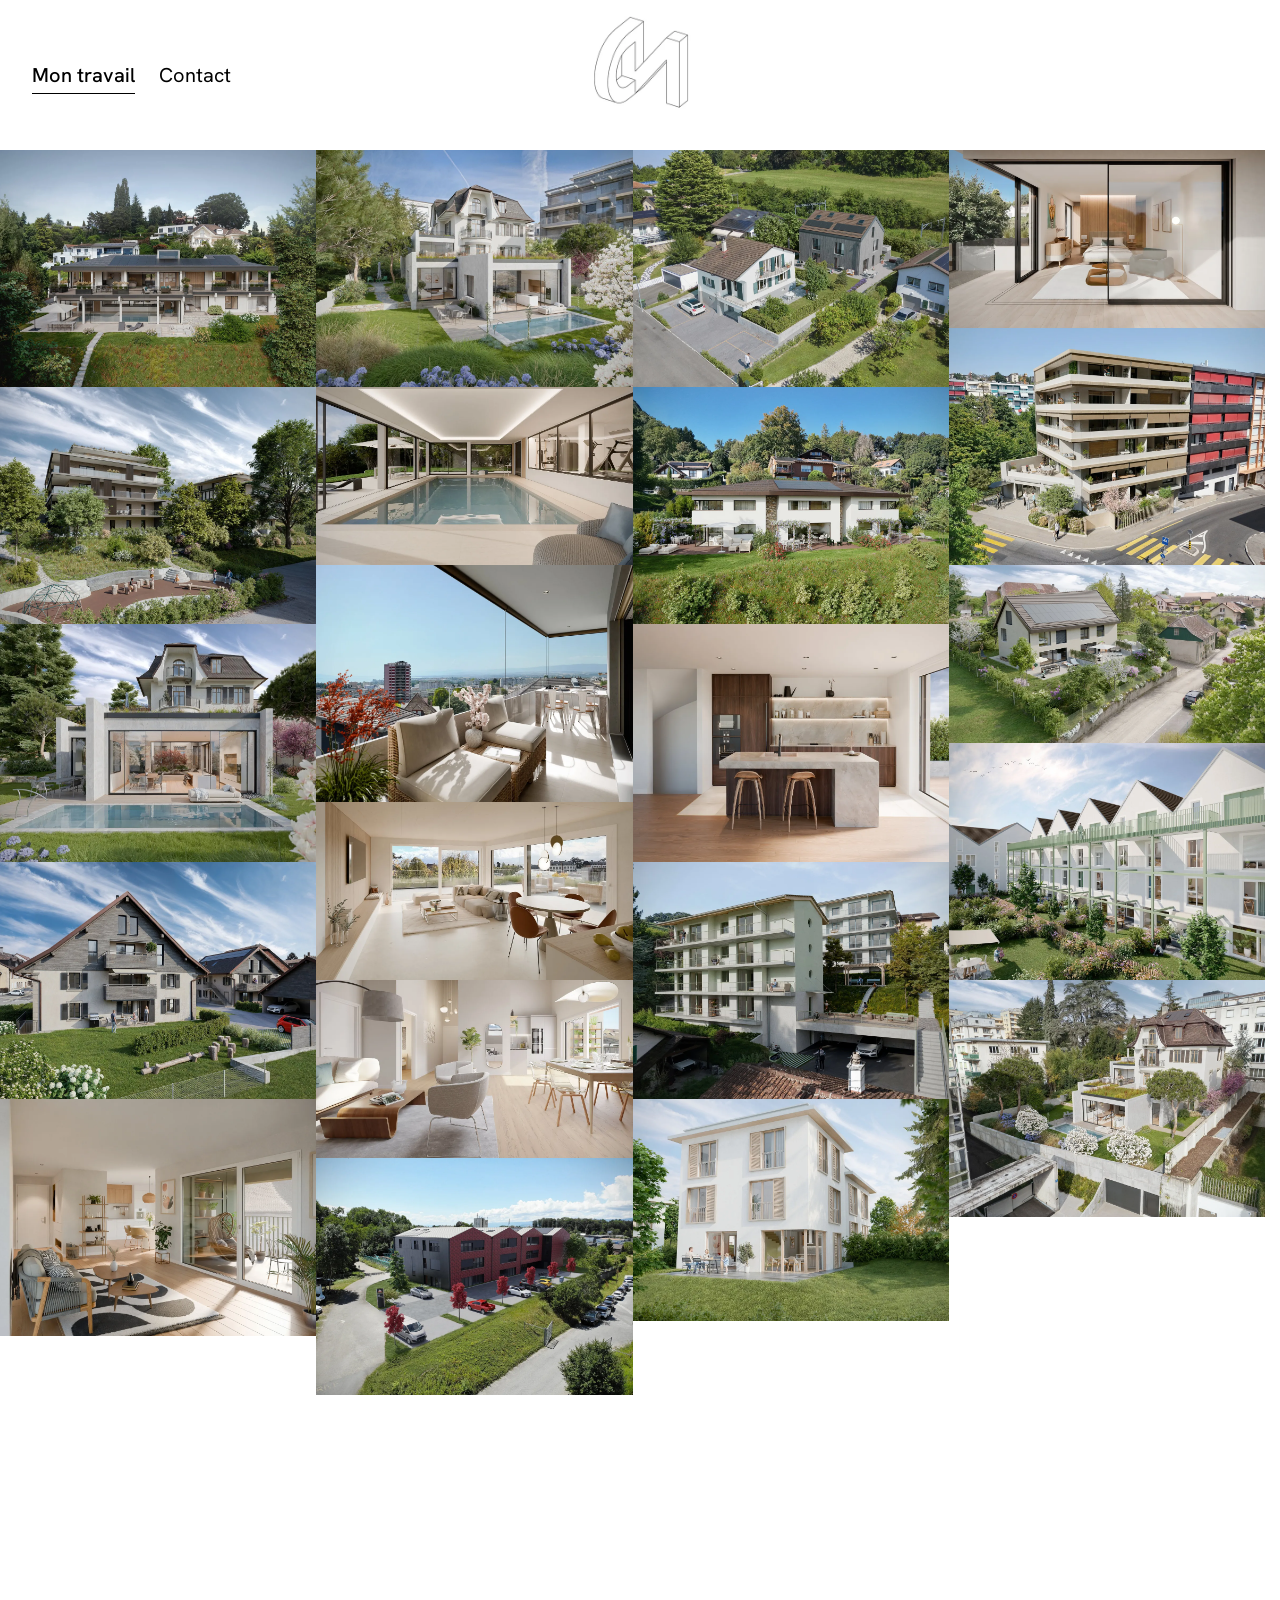
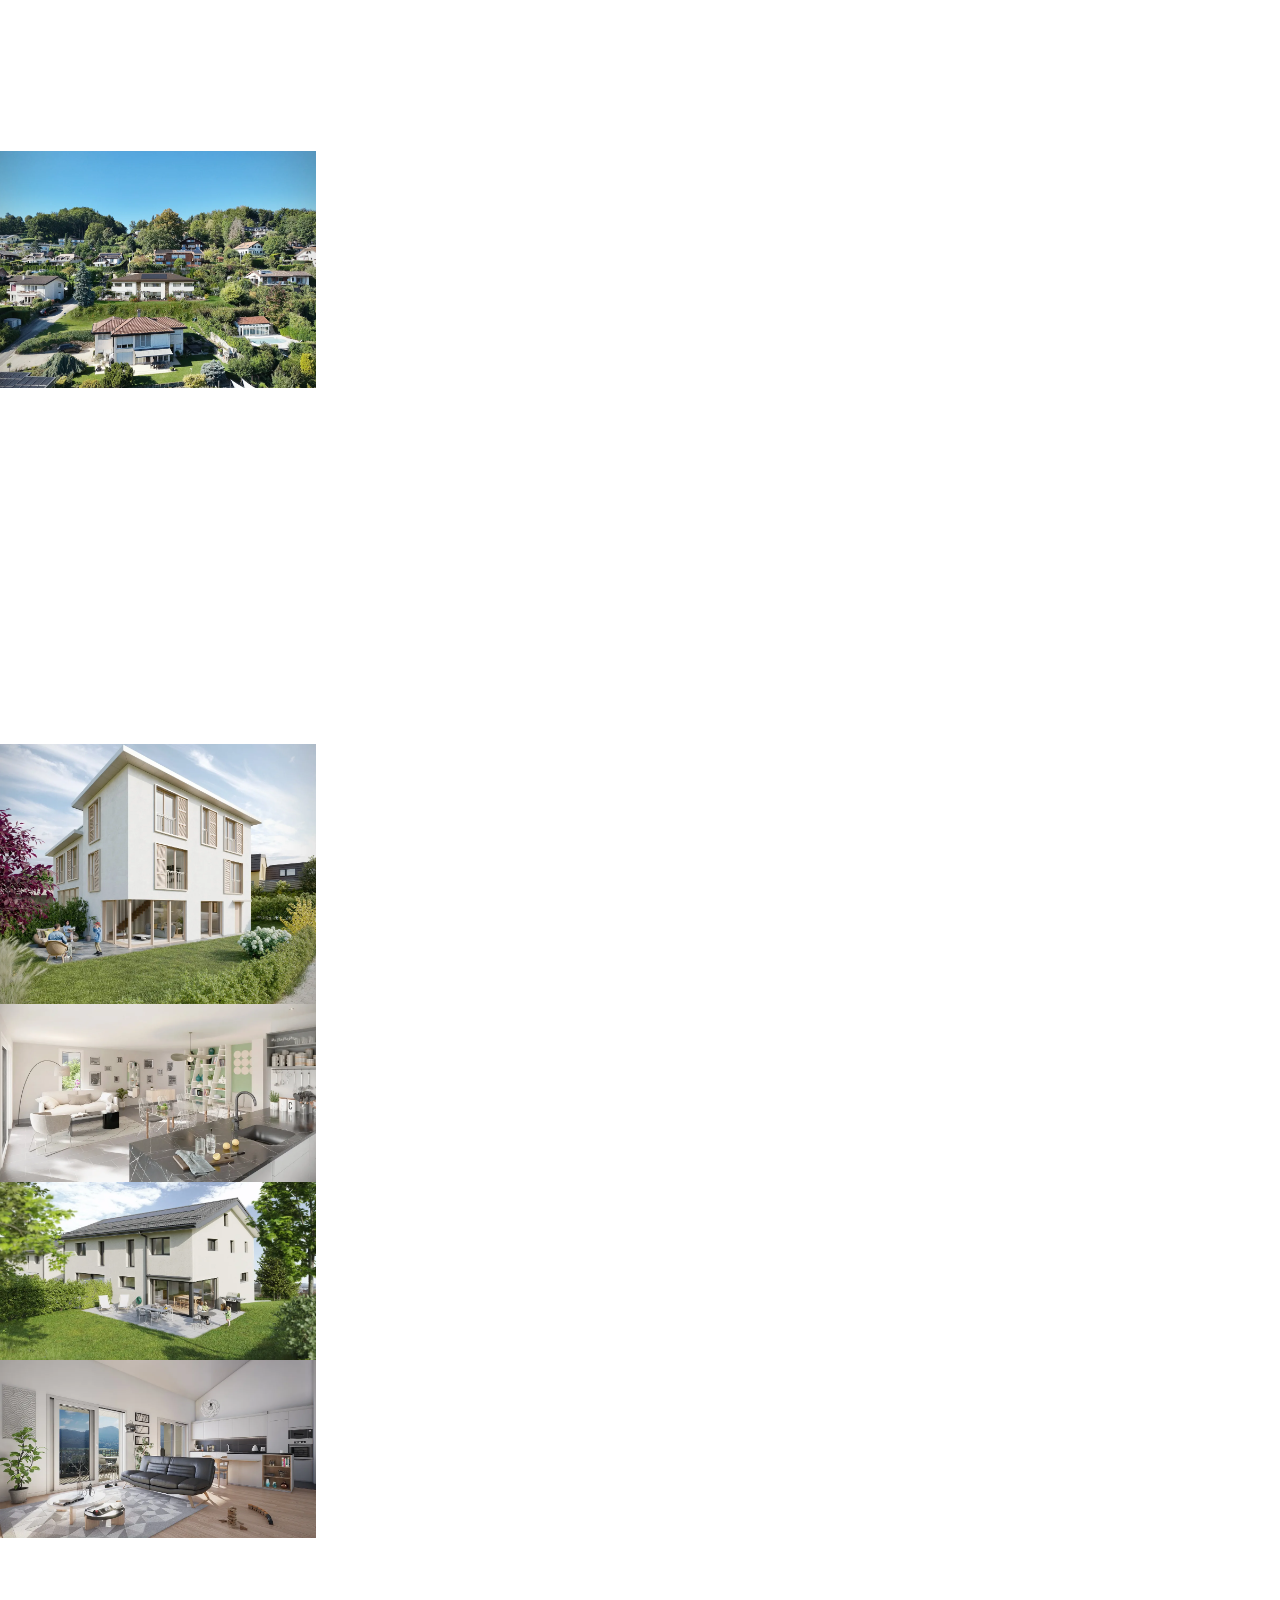
<file: index.html>
<!doctype html>
<html lang="fr">
<head>
<meta charset="utf-8">
<meta name="viewport" content="width=device-width, initial-scale=1">
<title>Nicolas Delacrétaz</title>
<meta name="description" content="Nicolas Delacrétaz, images de synthèse et visualisation architecturale, Lausanne.">
<meta property="og:type" content="website">
<meta property="og:title" content="Nicolas Delacrétaz">
<meta property="og:description" content="Nicolas Delacrétaz, images de synthèse et visualisation architecturale, Lausanne.">
<meta property="og:url" content="https://nicodela.ch/">
<meta property="og:image" content="https://nicodela.ch/img/full/001-vue-exterieure.jpg">
<meta property="og:image:width" content="2500">
<meta property="og:image:height" content="1875">
<meta property="og:locale" content="fr_CH">
<meta name="twitter:card" content="summary_large_image">
<link rel="icon" href="assets/logo/favicon.png" type="image/png">
<link rel="stylesheet" href="assets/css/fonts.css">
<link rel="stylesheet" href="assets/css/site.css">
<!-- Réglages (tailles et durées) : généré par « build.py html », après site.css pour
     que ses valeurs l'emportent. -->
<link rel="stylesheet" href="assets/css/reglages.css">
<!-- Les vignettes partent à `opacity: 0` et c'est `gallery.js` qui les révèle une à une.
     Sans lui, personne ne poserait `is-loaded` : la grille resterait blanche. -->
<noscript><style>.tile-front img, .tile-front video { opacity: 1; }</style></noscript>
</head>
<body>
<header class="site-header">
  <!-- Bloc de gauche : les deux liens, et sous eux la rangée des filtres. Tous deux ne font
       qu'une seule case de la grille à trois colonnes — celle de gauche —, si bien que la rangée
       des filtres se pose juste sous le trait du lien actif au lieu d'attendre le bas de la bande
       du logo. Ce qui pend sous les liens fait grandir l'en-tête ; les liens, eux, ne bougent pas
       (voir `.header-left`, feuille de style). Sur écran étroit, le bloc se dissout
       (`display: contents`) et les deux liens reprennent chacun un côté du logo. -->
  <div class="header-left">
    <nav class="site-nav" aria-label="Navigation principale">
      <a href="./" class="is-active">Mon travail</a>
      <a href="contact.html" class="">Contact</a>
      <!-- Trait du lien actif. Il vient après les deux liens : c'est une décoration, elle n'a
           rien à dire à un lecteur d'écran, et `nav.js` lui donne la position et la largeur du
           lien actif — au chargement, au redimensionnement et à chaque fois qu'il change. -->
      <span class="nav-bar" aria-hidden="true"></span>
      <!-- Sans JavaScript, le trait reste large de zéro : personne ne le dimensionne, et le lien
           actif ne serait plus signalé du tout sur ordinateur (sur écran étroit, le soulignement
           de texte est déjà de retour). On rend donc le soulignement d'origine et on retire le
           trait, qui n'a plus rien à dire. -->
      <noscript><style>.site-nav a.is-active { text-decoration: underline; text-underline-offset: 5px; } .nav-bar { display: none; }</style></noscript>
    </nav>
    <!-- Rangée des filtres, juste sous les deux liens : `build_html` ne la pose que sur
         l'accueil, seule page qui ait une galerie à filtrer, et laisse le marqueur vide ailleurs.
         Elle vient avec sa rangée de sous-étiquettes, repliée tant que « Image » n'est pas
         choisi. -->
    
  </div>
  <a href="./" class="site-logo" aria-label="Nicolas Delacrétaz, retour à l'accueil">
    <img class="logo-fallback" src="assets/logo/logo-poster.png" data-gif="assets/logo/logo.gif" width="124" height="124" alt="">
    <noscript><style>.logo-fallback[data-gif]{display:none}</style><img class="logo-fallback" src="assets/logo/logo.gif" width="124" height="124" alt=""></noscript>
    <canvas id="logo" width="180" height="180" aria-hidden="true" hidden></canvas>
  </a>
</header>

<main class="gallery">
  <div class="grid" id="grid" role="list">
<div class="cell" data-index="0" role="listitem">
  <div class="tile" data-kind="image" data-full-webp="img/full/001-vue-exterieure.webp" data-full-jpg="img/full/001-vue-exterieure.jpg" data-zoom-webm="" data-zoom-mp4="" data-pano-grid="" data-pano-full="" data-module="" data-w="2500" data-h="1875" data-caption="" data-logo="">
    <button class="tile-front" type="button" aria-label="Agrandir : Vue extérieure" style="--ar: 1200 / 900">
      <picture>
        <source type="image/webp" srcset="img/thumb/001-vue-exterieure.webp">
        <img src="img/thumb/001-vue-exterieure.jpg" width="1200" height="900" alt="Vue extérieure" loading="eager" decoding="async">
      </picture>
    </button>
  </div>
</div>
<div class="cell" data-index="1" role="listitem">
  <div class="tile" data-kind="image" data-full-webp="img/full/005-vue-exterieure.webp" data-full-jpg="img/full/005-vue-exterieure.jpg" data-zoom-webm="" data-zoom-mp4="" data-pano-grid="" data-pano-full="" data-module="" data-w="2500" data-h="1875" data-caption="" data-logo="">
    <button class="tile-front" type="button" aria-label="Agrandir : Vue extérieure" style="--ar: 1200 / 900">
      <picture>
        <source type="image/webp" srcset="img/thumb/005-vue-exterieure.webp">
        <img src="img/thumb/005-vue-exterieure.jpg" width="1200" height="900" alt="Vue extérieure" loading="eager" decoding="async">
      </picture>
    </button>
  </div>
</div>
<div class="cell" data-index="2" role="listitem">
  <div class="tile" data-kind="image" data-full-webp="img/full/006-vue-aerienne.webp" data-full-jpg="img/full/006-vue-aerienne.jpg" data-zoom-webm="" data-zoom-mp4="" data-pano-grid="" data-pano-full="" data-module="" data-w="2500" data-h="1875" data-caption="" data-logo="">
    <button class="tile-front" type="button" aria-label="Agrandir : Vue aérienne" style="--ar: 1200 / 900">
      <picture>
        <source type="image/webp" srcset="img/thumb/006-vue-aerienne.webp">
        <img src="img/thumb/006-vue-aerienne.jpg" width="1200" height="900" alt="Vue aérienne" loading="eager" decoding="async">
      </picture>
    </button>
  </div>
</div>
<div class="cell" data-index="3" role="listitem">
  <div class="tile" data-kind="image" data-full-webp="img/full/007-vue-interieure.webp" data-full-jpg="img/full/007-vue-interieure.jpg" data-zoom-webm="" data-zoom-mp4="" data-pano-grid="" data-pano-full="" data-module="" data-w="2500" data-h="1406" data-caption="" data-logo="">
    <button class="tile-front" type="button" aria-label="Agrandir : Vue intérieure" style="--ar: 1200 / 675">
      <picture>
        <source type="image/webp" srcset="img/thumb/007-vue-interieure.webp">
        <img src="img/thumb/007-vue-interieure.jpg" width="1200" height="675" alt="Vue intérieure" loading="lazy" decoding="async">
      </picture>
    </button>
  </div>
</div>
<div class="cell" data-index="4" role="listitem">
  <div class="tile" data-kind="image" data-full-webp="img/full/008-vue-aerienne.webp" data-full-jpg="img/full/008-vue-aerienne.jpg" data-zoom-webm="" data-zoom-mp4="" data-pano-grid="" data-pano-full="" data-module="" data-w="2500" data-h="1875" data-caption="" data-logo="">
    <button class="tile-front" type="button" aria-label="Agrandir : Vue aérienne" style="--ar: 1200 / 900">
      <picture>
        <source type="image/webp" srcset="img/thumb/008-vue-aerienne.webp">
        <img src="img/thumb/008-vue-aerienne.jpg" width="1200" height="900" alt="Vue aérienne" loading="lazy" decoding="async">
      </picture>
    </button>
  </div>
</div>
<div class="cell" data-index="5" role="listitem">
  <div class="tile" data-kind="image" data-full-webp="img/full/009-vue-exterieure.webp" data-full-jpg="img/full/009-vue-exterieure.jpg" data-zoom-webm="" data-zoom-mp4="" data-pano-grid="" data-pano-full="" data-module="" data-w="2500" data-h="1875" data-caption="" data-logo="">
    <button class="tile-front" type="button" aria-label="Agrandir : Vue extérieure" style="--ar: 1200 / 900">
      <picture>
        <source type="image/webp" srcset="img/thumb/009-vue-exterieure.webp">
        <img src="img/thumb/009-vue-exterieure.jpg" width="1200" height="900" alt="Vue extérieure" loading="lazy" decoding="async">
      </picture>
    </button>
  </div>
</div>
<div class="cell" data-index="6" role="listitem">
  <div class="tile" data-kind="image" data-full-webp="img/full/010-vue-exterieure.webp" data-full-jpg="img/full/010-vue-exterieure.jpg" data-zoom-webm="" data-zoom-mp4="" data-pano-grid="" data-pano-full="" data-module="" data-w="2500" data-h="1406" data-caption="" data-logo="">
    <button class="tile-front" type="button" aria-label="Agrandir : Vue extérieure" style="--ar: 1200 / 675">
      <picture>
        <source type="image/webp" srcset="img/thumb/010-vue-exterieure.webp">
        <img src="img/thumb/010-vue-exterieure.jpg" width="1200" height="675" alt="Vue extérieure" loading="lazy" decoding="async">
      </picture>
    </button>
  </div>
</div>
<div class="cell" data-index="7" role="listitem">
  <div class="tile" data-kind="image" data-full-webp="img/full/011-vue-aerienne.webp" data-full-jpg="img/full/011-vue-aerienne.jpg" data-zoom-webm="" data-zoom-mp4="" data-pano-grid="" data-pano-full="" data-module="" data-w="2500" data-h="1875" data-caption="" data-logo="">
    <button class="tile-front" type="button" aria-label="Agrandir : Vue aérienne" style="--ar: 1200 / 900">
      <picture>
        <source type="image/webp" srcset="img/thumb/011-vue-aerienne.webp">
        <img src="img/thumb/011-vue-aerienne.jpg" width="1200" height="900" alt="Vue aérienne" loading="lazy" decoding="async">
      </picture>
    </button>
  </div>
</div>
<div class="cell" data-index="8" role="listitem">
  <div class="tile" data-kind="image" data-full-webp="img/full/012-vue-exterieure.webp" data-full-jpg="img/full/012-vue-exterieure.jpg" data-zoom-webm="" data-zoom-mp4="" data-pano-grid="" data-pano-full="" data-module="" data-w="2500" data-h="1875" data-caption="" data-logo="">
    <button class="tile-front" type="button" aria-label="Agrandir : Vue extérieure" style="--ar: 1200 / 900">
      <picture>
        <source type="image/webp" srcset="img/thumb/012-vue-exterieure.webp">
        <img src="img/thumb/012-vue-exterieure.jpg" width="1200" height="900" alt="Vue extérieure" loading="lazy" decoding="async">
      </picture>
    </button>
  </div>
</div>
<div class="cell" data-index="9" role="listitem">
  <div class="tile" data-kind="image" data-full-webp="img/full/013-vue-aerienne.webp" data-full-jpg="img/full/013-vue-aerienne.jpg" data-zoom-webm="" data-zoom-mp4="" data-pano-grid="" data-pano-full="" data-module="" data-w="2500" data-h="1407" data-caption="" data-logo="">
    <button class="tile-front" type="button" aria-label="Agrandir : Vue aérienne" style="--ar: 1200 / 675">
      <picture>
        <source type="image/webp" srcset="img/thumb/013-vue-aerienne.webp">
        <img src="img/thumb/013-vue-aerienne.jpg" width="1200" height="675" alt="Vue aérienne" loading="lazy" decoding="async">
      </picture>
    </button>
  </div>
</div>
<div class="cell" data-index="10" role="listitem">
  <div class="tile" data-kind="image" data-full-webp="img/full/014-vue-exterieure.webp" data-full-jpg="img/full/014-vue-exterieure.jpg" data-zoom-webm="" data-zoom-mp4="" data-pano-grid="" data-pano-full="" data-module="" data-w="2500" data-h="1875" data-caption="" data-logo="">
    <button class="tile-front" type="button" aria-label="Agrandir : Vue extérieure" style="--ar: 1200 / 900">
      <picture>
        <source type="image/webp" srcset="img/thumb/014-vue-exterieure.webp">
        <img src="img/thumb/014-vue-exterieure.jpg" width="1200" height="900" alt="Vue extérieure" loading="lazy" decoding="async">
      </picture>
    </button>
  </div>
</div>
<div class="cell" data-index="11" role="listitem">
  <div class="tile" data-kind="image" data-full-webp="img/full/015-vue-interieure.webp" data-full-jpg="img/full/015-vue-interieure.jpg" data-zoom-webm="" data-zoom-mp4="" data-pano-grid="" data-pano-full="" data-module="" data-w="2500" data-h="1875" data-caption="" data-logo="">
    <button class="tile-front" type="button" aria-label="Agrandir : Vue intérieure" style="--ar: 1200 / 900">
      <picture>
        <source type="image/webp" srcset="img/thumb/015-vue-interieure.webp">
        <img src="img/thumb/015-vue-interieure.jpg" width="1200" height="900" alt="Vue intérieure" loading="lazy" decoding="async">
      </picture>
    </button>
  </div>
</div>
<div class="cell" data-index="12" role="listitem">
  <div class="tile" data-kind="image" data-full-webp="img/full/016-vue-exterieure.webp" data-full-jpg="img/full/016-vue-exterieure.jpg" data-zoom-webm="" data-zoom-mp4="" data-pano-grid="" data-pano-full="" data-module="" data-w="2500" data-h="1875" data-caption="" data-logo="">
    <button class="tile-front" type="button" aria-label="Agrandir : Vue extérieure" style="--ar: 1200 / 900">
      <picture>
        <source type="image/webp" srcset="img/thumb/016-vue-exterieure.webp">
        <img src="img/thumb/016-vue-exterieure.jpg" width="1200" height="900" alt="Vue extérieure" loading="lazy" decoding="async">
      </picture>
    </button>
  </div>
</div>
<div class="cell" data-index="13" role="listitem">
  <div class="tile" data-kind="image" data-full-webp="img/full/017-vue-exterieure.webp" data-full-jpg="img/full/017-vue-exterieure.jpg" data-zoom-webm="" data-zoom-mp4="" data-pano-grid="" data-pano-full="" data-module="" data-w="2500" data-h="1406" data-caption="" data-logo="">
    <button class="tile-front" type="button" aria-label="Agrandir : Vue extérieure" style="--ar: 1200 / 675">
      <picture>
        <source type="image/webp" srcset="img/thumb/017-vue-exterieure.webp">
        <img src="img/thumb/017-vue-exterieure.jpg" width="1200" height="675" alt="Vue extérieure" loading="lazy" decoding="async">
      </picture>
    </button>
  </div>
</div>
<div class="cell" data-index="14" role="listitem">
  <div class="tile" data-kind="image" data-full-webp="img/full/018-vue-exterieure.webp" data-full-jpg="img/full/018-vue-exterieure.jpg" data-zoom-webm="" data-zoom-mp4="" data-pano-grid="" data-pano-full="" data-module="" data-w="2500" data-h="1875" data-caption="" data-logo="">
    <button class="tile-front" type="button" aria-label="Agrandir : Vue extérieure" style="--ar: 1200 / 900">
      <picture>
        <source type="image/webp" srcset="img/thumb/018-vue-exterieure.webp">
        <img src="img/thumb/018-vue-exterieure.jpg" width="1200" height="900" alt="Vue extérieure" loading="lazy" decoding="async">
      </picture>
    </button>
  </div>
</div>
<div class="cell" data-index="15" role="listitem">
  <div class="tile" data-kind="image" data-full-webp="img/full/019-vue-aerienne.webp" data-full-jpg="img/full/019-vue-aerienne.jpg" data-zoom-webm="" data-zoom-mp4="" data-pano-grid="" data-pano-full="" data-module="" data-w="2500" data-h="1875" data-caption="" data-logo="">
    <button class="tile-front" type="button" aria-label="Agrandir : Vue aérienne" style="--ar: 1200 / 900">
      <picture>
        <source type="image/webp" srcset="img/thumb/019-vue-aerienne.webp">
        <img src="img/thumb/019-vue-aerienne.jpg" width="1200" height="900" alt="Vue aérienne" loading="lazy" decoding="async">
      </picture>
    </button>
  </div>
</div>
<div class="cell" data-index="16" role="listitem">
  <div class="tile" data-kind="image" data-full-webp="img/full/020-vue-exterieure.webp" data-full-jpg="img/full/020-vue-exterieure.jpg" data-zoom-webm="" data-zoom-mp4="" data-pano-grid="" data-pano-full="" data-module="" data-w="2500" data-h="1406" data-caption="" data-logo="">
    <button class="tile-front" type="button" aria-label="Agrandir : Vue extérieure" style="--ar: 1200 / 675">
      <picture>
        <source type="image/webp" srcset="img/thumb/020-vue-exterieure.webp">
        <img src="img/thumb/020-vue-exterieure.jpg" width="1200" height="675" alt="Vue extérieure" loading="lazy" decoding="async">
      </picture>
    </button>
  </div>
</div>
<div class="cell" data-index="17" role="listitem">
  <div class="tile" data-kind="image" data-full-webp="img/full/021-vue-aerienne.webp" data-full-jpg="img/full/021-vue-aerienne.jpg" data-zoom-webm="" data-zoom-mp4="" data-pano-grid="" data-pano-full="" data-module="" data-w="2500" data-h="1875" data-caption="" data-logo="">
    <button class="tile-front" type="button" aria-label="Agrandir : Vue aérienne" style="--ar: 1200 / 900">
      <picture>
        <source type="image/webp" srcset="img/thumb/021-vue-aerienne.webp">
        <img src="img/thumb/021-vue-aerienne.jpg" width="1200" height="900" alt="Vue aérienne" loading="lazy" decoding="async">
      </picture>
    </button>
  </div>
</div>
<div class="cell" data-index="18" role="listitem">
  <div class="tile" data-kind="image" data-full-webp="img/full/022-vue-interieure.webp" data-full-jpg="img/full/022-vue-interieure.jpg" data-zoom-webm="" data-zoom-mp4="" data-pano-grid="" data-pano-full="" data-module="" data-w="2500" data-h="1875" data-caption="" data-logo="">
    <button class="tile-front" type="button" aria-label="Agrandir : Vue intérieure" style="--ar: 1200 / 900">
      <picture>
        <source type="image/webp" srcset="img/thumb/022-vue-interieure.webp">
        <img src="img/thumb/022-vue-interieure.jpg" width="1200" height="900" alt="Vue intérieure" loading="lazy" decoding="async">
      </picture>
    </button>
  </div>
</div>
<div class="cell" data-index="19" role="listitem">
  <div class="tile" data-kind="image" data-full-webp="img/full/023-vue-exterieure.webp" data-full-jpg="img/full/023-vue-exterieure.jpg" data-zoom-webm="" data-zoom-mp4="" data-pano-grid="" data-pano-full="" data-module="" data-w="2500" data-h="1761" data-caption="" data-logo="">
    <button class="tile-front" type="button" aria-label="Agrandir : Vue extérieure" style="--ar: 1200 / 845">
      <picture>
        <source type="image/webp" srcset="img/thumb/023-vue-exterieure.webp">
        <img src="img/thumb/023-vue-exterieure.jpg" width="1200" height="845" alt="Vue extérieure" loading="lazy" decoding="async">
      </picture>
    </button>
  </div>
</div>
<div class="cell" data-index="20" role="listitem">
  <div class="tile" data-kind="image" data-full-webp="img/full/024-vue-interieure.webp" data-full-jpg="img/full/024-vue-interieure.jpg" data-zoom-webm="" data-zoom-mp4="" data-pano-grid="" data-pano-full="" data-module="" data-w="2500" data-h="1874" data-caption="" data-logo="">
    <button class="tile-front" type="button" aria-label="Agrandir : Vue intérieure" style="--ar: 1200 / 900">
      <picture>
        <source type="image/webp" srcset="img/thumb/024-vue-interieure.webp">
        <img src="img/thumb/024-vue-interieure.jpg" width="1200" height="900" alt="Vue intérieure" loading="lazy" decoding="async">
      </picture>
    </button>
  </div>
</div>
<div class="cell" data-index="21" role="listitem">
  <div class="tile" data-kind="image" data-full-webp="img/full/025-vue-exterieure.webp" data-full-jpg="img/full/025-vue-exterieure.jpg" data-zoom-webm="" data-zoom-mp4="" data-pano-grid="" data-pano-full="" data-module="" data-w="2500" data-h="1875" data-caption="" data-logo="">
    <button class="tile-front" type="button" aria-label="Agrandir : Vue extérieure" style="--ar: 1200 / 900">
      <picture>
        <source type="image/webp" srcset="img/thumb/025-vue-exterieure.webp">
        <img src="img/thumb/025-vue-exterieure.jpg" width="1200" height="900" alt="Vue extérieure" loading="lazy" decoding="async">
      </picture>
    </button>
  </div>
</div>
<div class="cell" data-index="22" role="listitem">
  <div class="tile" data-kind="image" data-full-webp="img/full/026-vue-exterieure.webp" data-full-jpg="img/full/026-vue-exterieure.jpg" data-zoom-webm="" data-zoom-mp4="" data-pano-grid="" data-pano-full="" data-module="" data-w="2500" data-h="1875" data-caption="" data-logo="">
    <button class="tile-front" type="button" aria-label="Agrandir : Vue extérieure" style="--ar: 1200 / 900">
      <picture>
        <source type="image/webp" srcset="img/thumb/026-vue-exterieure.webp">
        <img src="img/thumb/026-vue-exterieure.jpg" width="1200" height="900" alt="Vue extérieure" loading="lazy" decoding="async">
      </picture>
    </button>
  </div>
</div>
<div class="cell" data-index="23" role="listitem">
  <div class="tile" data-kind="image" data-full-webp="img/full/027-vue-interieure.webp" data-full-jpg="img/full/027-vue-interieure.jpg" data-zoom-webm="" data-zoom-mp4="" data-pano-grid="" data-pano-full="" data-module="" data-w="2500" data-h="1406" data-caption="" data-logo="">
    <button class="tile-front" type="button" aria-label="Agrandir : Vue intérieure" style="--ar: 1200 / 675">
      <picture>
        <source type="image/webp" srcset="img/thumb/027-vue-interieure.webp">
        <img src="img/thumb/027-vue-interieure.jpg" width="1200" height="675" alt="Vue intérieure" loading="lazy" decoding="async">
      </picture>
    </button>
  </div>
</div>
<div class="cell" data-index="24" role="listitem">
  <div class="tile" data-kind="image" data-full-webp="img/full/028-vue-exterieure.webp" data-full-jpg="img/full/028-vue-exterieure.jpg" data-zoom-webm="" data-zoom-mp4="" data-pano-grid="" data-pano-full="" data-module="" data-w="2500" data-h="1406" data-caption="" data-logo="">
    <button class="tile-front" type="button" aria-label="Agrandir : Vue extérieure" style="--ar: 1200 / 675">
      <picture>
        <source type="image/webp" srcset="img/thumb/028-vue-exterieure.webp">
        <img src="img/thumb/028-vue-exterieure.jpg" width="1200" height="675" alt="Vue extérieure" loading="lazy" decoding="async">
      </picture>
    </button>
  </div>
</div>
<div class="cell" data-index="25" role="listitem">
  <div class="tile" data-kind="image" data-full-webp="img/full/029-vue-exterieure.webp" data-full-jpg="img/full/029-vue-exterieure.jpg" data-zoom-webm="" data-zoom-mp4="" data-pano-grid="" data-pano-full="" data-module="" data-w="2500" data-h="1875" data-caption="" data-logo="">
    <button class="tile-front" type="button" aria-label="Agrandir : Vue extérieure" style="--ar: 1200 / 900">
      <picture>
        <source type="image/webp" srcset="img/thumb/029-vue-exterieure.webp">
        <img src="img/thumb/029-vue-exterieure.jpg" width="1200" height="900" alt="Vue extérieure" loading="lazy" decoding="async">
      </picture>
    </button>
  </div>
</div>
<div class="cell" data-index="26" role="listitem">
  <div class="tile" data-kind="image" data-full-webp="img/full/030-vue-interieure.webp" data-full-jpg="img/full/030-vue-interieure.jpg" data-zoom-webm="" data-zoom-mp4="" data-pano-grid="" data-pano-full="" data-module="" data-w="2500" data-h="1875" data-caption="" data-logo="">
    <button class="tile-front" type="button" aria-label="Agrandir : Vue intérieure" style="--ar: 1200 / 900">
      <picture>
        <source type="image/webp" srcset="img/thumb/030-vue-interieure.webp">
        <img src="img/thumb/030-vue-interieure.jpg" width="1200" height="900" alt="Vue intérieure" loading="lazy" decoding="async">
      </picture>
    </button>
  </div>
</div>
<div class="cell" data-index="27" role="listitem">
  <div class="tile" data-kind="image" data-full-webp="img/full/031-vue-exterieure.webp" data-full-jpg="img/full/031-vue-exterieure.jpg" data-zoom-webm="" data-zoom-mp4="" data-pano-grid="" data-pano-full="" data-module="" data-w="2500" data-h="1406" data-caption="" data-logo="">
    <button class="tile-front" type="button" aria-label="Agrandir : Vue extérieure" style="--ar: 1200 / 675">
      <picture>
        <source type="image/webp" srcset="img/thumb/031-vue-exterieure.webp">
        <img src="img/thumb/031-vue-exterieure.jpg" width="1200" height="675" alt="Vue extérieure" loading="lazy" decoding="async">
      </picture>
    </button>
  </div>
</div>
<div class="cell" data-index="28" role="listitem">
  <div class="tile" data-kind="image" data-full-webp="img/full/032-vue-interieure.webp" data-full-jpg="img/full/032-vue-interieure.jpg" data-zoom-webm="" data-zoom-mp4="" data-pano-grid="" data-pano-full="" data-module="" data-w="2500" data-h="1406" data-caption="" data-logo="">
    <button class="tile-front" type="button" aria-label="Agrandir : Vue intérieure" style="--ar: 1200 / 675">
      <picture>
        <source type="image/webp" srcset="img/thumb/032-vue-interieure.webp">
        <img src="img/thumb/032-vue-interieure.jpg" width="1200" height="675" alt="Vue intérieure" loading="lazy" decoding="async">
      </picture>
    </button>
  </div>
</div>
<div class="cell" data-index="29" role="listitem">
  <div class="tile" data-kind="image" data-full-webp="img/full/033-vue-exterieure.webp" data-full-jpg="img/full/033-vue-exterieure.jpg" data-zoom-webm="" data-zoom-mp4="" data-pano-grid="" data-pano-full="" data-module="" data-w="2500" data-h="1406" data-caption="" data-logo="">
    <button class="tile-front" type="button" aria-label="Agrandir : Vue extérieure" style="--ar: 1200 / 675">
      <picture>
        <source type="image/webp" srcset="img/thumb/033-vue-exterieure.webp">
        <img src="img/thumb/033-vue-exterieure.jpg" width="1200" height="675" alt="Vue extérieure" loading="lazy" decoding="async">
      </picture>
    </button>
  </div>
</div>
<div class="cell" data-index="30" role="listitem">
  <div class="tile" data-kind="image" data-full-webp="img/full/034-vue-interieure.webp" data-full-jpg="img/full/034-vue-interieure.jpg" data-zoom-webm="" data-zoom-mp4="" data-pano-grid="" data-pano-full="" data-module="" data-w="2500" data-h="1875" data-caption="" data-logo="">
    <button class="tile-front" type="button" aria-label="Agrandir : Vue intérieure" style="--ar: 1200 / 900">
      <picture>
        <source type="image/webp" srcset="img/thumb/034-vue-interieure.webp">
        <img src="img/thumb/034-vue-interieure.jpg" width="1200" height="900" alt="Vue intérieure" loading="lazy" decoding="async">
      </picture>
    </button>
  </div>
</div>
<div class="cell" data-index="31" role="listitem">
  <div class="tile" data-kind="image" data-full-webp="img/full/035-vue-aerienne.webp" data-full-jpg="img/full/035-vue-aerienne.jpg" data-zoom-webm="" data-zoom-mp4="" data-pano-grid="" data-pano-full="" data-module="" data-w="2500" data-h="1875" data-caption="" data-logo="">
    <button class="tile-front" type="button" aria-label="Agrandir : Vue aérienne" style="--ar: 1200 / 900">
      <picture>
        <source type="image/webp" srcset="img/thumb/035-vue-aerienne.webp">
        <img src="img/thumb/035-vue-aerienne.jpg" width="1200" height="900" alt="Vue aérienne" loading="lazy" decoding="async">
      </picture>
    </button>
  </div>
</div>
<div class="cell" data-index="32" role="listitem">
  <div class="tile" data-kind="image" data-full-webp="img/full/036-vue-interieure.webp" data-full-jpg="img/full/036-vue-interieure.jpg" data-zoom-webm="" data-zoom-mp4="" data-pano-grid="" data-pano-full="" data-module="" data-w="2500" data-h="1875" data-caption="" data-logo="">
    <button class="tile-front" type="button" aria-label="Agrandir : Vue intérieure" style="--ar: 1200 / 900">
      <picture>
        <source type="image/webp" srcset="img/thumb/036-vue-interieure.webp">
        <img src="img/thumb/036-vue-interieure.jpg" width="1200" height="900" alt="Vue intérieure" loading="lazy" decoding="async">
      </picture>
    </button>
  </div>
</div>
<div class="cell" data-index="33" role="listitem">
  <div class="tile" data-kind="image" data-full-webp="img/full/037-vue-exterieure.webp" data-full-jpg="img/full/037-vue-exterieure.jpg" data-zoom-webm="" data-zoom-mp4="" data-pano-grid="" data-pano-full="" data-module="" data-w="2500" data-h="1875" data-caption="" data-logo="">
    <button class="tile-front" type="button" aria-label="Agrandir : Vue extérieure" style="--ar: 1200 / 900">
      <picture>
        <source type="image/webp" srcset="img/thumb/037-vue-exterieure.webp">
        <img src="img/thumb/037-vue-exterieure.jpg" width="1200" height="900" alt="Vue extérieure" loading="lazy" decoding="async">
      </picture>
    </button>
  </div>
</div>
<div class="cell" data-index="34" role="listitem">
  <div class="tile" data-kind="image" data-full-webp="img/full/038-vue-interieure.webp" data-full-jpg="img/full/038-vue-interieure.jpg" data-zoom-webm="" data-zoom-mp4="" data-pano-grid="" data-pano-full="" data-module="" data-w="2500" data-h="1406" data-caption="" data-logo="">
    <button class="tile-front" type="button" aria-label="Agrandir : Vue intérieure" style="--ar: 1200 / 675">
      <picture>
        <source type="image/webp" srcset="img/thumb/038-vue-interieure.webp">
        <img src="img/thumb/038-vue-interieure.jpg" width="1200" height="675" alt="Vue intérieure" loading="lazy" decoding="async">
      </picture>
    </button>
  </div>
</div>
<div class="cell" data-index="35" role="listitem">
  <div class="tile" data-kind="image" data-full-webp="img/full/039-vue-exterieure.webp" data-full-jpg="img/full/039-vue-exterieure.jpg" data-zoom-webm="" data-zoom-mp4="" data-pano-grid="" data-pano-full="" data-module="" data-w="2500" data-h="1406" data-caption="" data-logo="">
    <button class="tile-front" type="button" aria-label="Agrandir : Vue extérieure" style="--ar: 1200 / 675">
      <picture>
        <source type="image/webp" srcset="img/thumb/039-vue-exterieure.webp">
        <img src="img/thumb/039-vue-exterieure.jpg" width="1200" height="675" alt="Vue extérieure" loading="lazy" decoding="async">
      </picture>
    </button>
  </div>
</div>
<div class="cell" data-index="36" role="listitem">
  <div class="tile" data-kind="image" data-full-webp="img/full/040-vue-interieure.webp" data-full-jpg="img/full/040-vue-interieure.jpg" data-zoom-webm="" data-zoom-mp4="" data-pano-grid="" data-pano-full="" data-module="" data-w="2500" data-h="1406" data-caption="" data-logo="">
    <button class="tile-front" type="button" aria-label="Agrandir : Vue intérieure" style="--ar: 1200 / 675">
      <picture>
        <source type="image/webp" srcset="img/thumb/040-vue-interieure.webp">
        <img src="img/thumb/040-vue-interieure.jpg" width="1200" height="675" alt="Vue intérieure" loading="lazy" decoding="async">
      </picture>
    </button>
  </div>
</div>
<div class="cell" data-index="37" role="listitem">
  <div class="tile" data-kind="image" data-full-webp="img/full/041-vue-exterieure.webp" data-full-jpg="img/full/041-vue-exterieure.jpg" data-zoom-webm="" data-zoom-mp4="" data-pano-grid="" data-pano-full="" data-module="" data-w="2500" data-h="1667" data-caption="" data-logo="">
    <button class="tile-front" type="button" aria-label="Agrandir : Vue extérieure" style="--ar: 1200 / 800">
      <picture>
        <source type="image/webp" srcset="img/thumb/041-vue-exterieure.webp">
        <img src="img/thumb/041-vue-exterieure.jpg" width="1200" height="800" alt="Vue extérieure" loading="lazy" decoding="async">
      </picture>
    </button>
  </div>
</div>
<div class="cell" data-index="38" role="listitem">
  <div class="tile" data-kind="image" data-full-webp="img/full/042-vue-aerienne.webp" data-full-jpg="img/full/042-vue-aerienne.jpg" data-zoom-webm="" data-zoom-mp4="" data-pano-grid="" data-pano-full="" data-module="" data-w="2500" data-h="1667" data-caption="" data-logo="">
    <button class="tile-front" type="button" aria-label="Agrandir : Vue aérienne" style="--ar: 1200 / 800">
      <picture>
        <source type="image/webp" srcset="img/thumb/042-vue-aerienne.webp">
        <img src="img/thumb/042-vue-aerienne.jpg" width="1200" height="800" alt="Vue aérienne" loading="lazy" decoding="async">
      </picture>
    </button>
  </div>
</div>
<div class="cell" data-index="39" role="listitem">
  <div class="tile" data-kind="image" data-full-webp="img/full/043-vue-interieure.webp" data-full-jpg="img/full/043-vue-interieure.jpg" data-zoom-webm="" data-zoom-mp4="" data-pano-grid="" data-pano-full="" data-module="" data-w="2500" data-h="1406" data-caption="" data-logo="">
    <button class="tile-front" type="button" aria-label="Agrandir : Vue intérieure" style="--ar: 1200 / 675">
      <picture>
        <source type="image/webp" srcset="img/thumb/043-vue-interieure.webp">
        <img src="img/thumb/043-vue-interieure.jpg" width="1200" height="675" alt="Vue intérieure" loading="lazy" decoding="async">
      </picture>
    </button>
  </div>
</div>
<div class="cell" data-index="40" role="listitem">
  <div class="tile" data-kind="image" data-full-webp="img/full/044-vue-exterieure.webp" data-full-jpg="img/full/044-vue-exterieure.jpg" data-zoom-webm="" data-zoom-mp4="" data-pano-grid="" data-pano-full="" data-module="" data-w="2500" data-h="1406" data-caption="" data-logo="">
    <button class="tile-front" type="button" aria-label="Agrandir : Vue extérieure" style="--ar: 1200 / 675">
      <picture>
        <source type="image/webp" srcset="img/thumb/044-vue-exterieure.webp">
        <img src="img/thumb/044-vue-exterieure.jpg" width="1200" height="675" alt="Vue extérieure" loading="lazy" decoding="async">
      </picture>
    </button>
  </div>
</div>
<div class="cell" data-index="41" role="listitem">
  <div class="tile" data-kind="image" data-full-webp="img/full/045-vue-aerienne.webp" data-full-jpg="img/full/045-vue-aerienne.jpg" data-zoom-webm="" data-zoom-mp4="" data-pano-grid="" data-pano-full="" data-module="" data-w="2500" data-h="1449" data-caption="" data-logo="">
    <button class="tile-front" type="button" aria-label="Agrandir : Vue aérienne" style="--ar: 1200 / 696">
      <picture>
        <source type="image/webp" srcset="img/thumb/045-vue-aerienne.webp">
        <img src="img/thumb/045-vue-aerienne.jpg" width="1200" height="696" alt="Vue aérienne" loading="lazy" decoding="async">
      </picture>
    </button>
  </div>
</div>
<div class="cell" data-index="42" role="listitem">
  <div class="tile" data-kind="image" data-full-webp="img/full/046-vue-exterieure.webp" data-full-jpg="img/full/046-vue-exterieure.jpg" data-zoom-webm="" data-zoom-mp4="" data-pano-grid="" data-pano-full="" data-module="" data-w="2490" data-h="2048" data-caption="" data-logo="">
    <button class="tile-front" type="button" aria-label="Agrandir : Vue extérieure" style="--ar: 1200 / 987">
      <picture>
        <source type="image/webp" srcset="img/thumb/046-vue-exterieure.webp">
        <img src="img/thumb/046-vue-exterieure.jpg" width="1200" height="987" alt="Vue extérieure" loading="lazy" decoding="async">
      </picture>
    </button>
  </div>
</div>
<div class="cell" data-index="43" role="listitem">
  <div class="tile" data-kind="image" data-full-webp="img/full/047-vue-exterieure.webp" data-full-jpg="img/full/047-vue-exterieure.jpg" data-zoom-webm="" data-zoom-mp4="" data-pano-grid="" data-pano-full="" data-module="" data-w="2500" data-h="1406" data-caption="" data-logo="">
    <button class="tile-front" type="button" aria-label="Agrandir : Vue extérieure" style="--ar: 1200 / 675">
      <picture>
        <source type="image/webp" srcset="img/thumb/047-vue-exterieure.webp">
        <img src="img/thumb/047-vue-exterieure.jpg" width="1200" height="675" alt="Vue extérieure" loading="lazy" decoding="async">
      </picture>
    </button>
  </div>
</div>
<div class="cell" data-index="44" role="listitem">
  <div class="tile" data-kind="image" data-full-webp="img/full/048-vue-interieure.webp" data-full-jpg="img/full/048-vue-interieure.jpg" data-zoom-webm="" data-zoom-mp4="" data-pano-grid="" data-pano-full="" data-module="" data-w="2500" data-h="1406" data-caption="" data-logo="">
    <button class="tile-front" type="button" aria-label="Agrandir : Vue intérieure" style="--ar: 1200 / 675">
      <picture>
        <source type="image/webp" srcset="img/thumb/048-vue-interieure.webp">
        <img src="img/thumb/048-vue-interieure.jpg" width="1200" height="675" alt="Vue intérieure" loading="lazy" decoding="async">
      </picture>
    </button>
  </div>
</div>
<div class="cell" data-index="45" role="listitem">
  <div class="tile" data-kind="image" data-full-webp="img/full/049-vue-interieure.webp" data-full-jpg="img/full/049-vue-interieure.jpg" data-zoom-webm="" data-zoom-mp4="" data-pano-grid="" data-pano-full="" data-module="" data-w="2500" data-h="1406" data-caption="" data-logo="">
    <button class="tile-front" type="button" aria-label="Agrandir : Vue intérieure" style="--ar: 1200 / 675">
      <picture>
        <source type="image/webp" srcset="img/thumb/049-vue-interieure.webp">
        <img src="img/thumb/049-vue-interieure.jpg" width="1200" height="675" alt="Vue intérieure" loading="lazy" decoding="async">
      </picture>
    </button>
  </div>
</div>
<div class="cell" data-index="46" role="listitem">
  <div class="tile" data-kind="image" data-full-webp="img/full/050-vue-exterieure.webp" data-full-jpg="img/full/050-vue-exterieure.jpg" data-zoom-webm="" data-zoom-mp4="" data-pano-grid="" data-pano-full="" data-module="" data-w="2500" data-h="1406" data-caption="" data-logo="">
    <button class="tile-front" type="button" aria-label="Agrandir : Vue extérieure" style="--ar: 1200 / 675">
      <picture>
        <source type="image/webp" srcset="img/thumb/050-vue-exterieure.webp">
        <img src="img/thumb/050-vue-exterieure.jpg" width="1200" height="675" alt="Vue extérieure" loading="lazy" decoding="async">
      </picture>
    </button>
  </div>
</div>
<div class="cell" data-index="47" role="listitem">
  <div class="tile" data-kind="image" data-full-webp="img/full/051-vue-interieure.webp" data-full-jpg="img/full/051-vue-interieure.jpg" data-zoom-webm="" data-zoom-mp4="" data-pano-grid="" data-pano-full="" data-module="" data-w="2500" data-h="1875" data-caption="" data-logo="">
    <button class="tile-front" type="button" aria-label="Agrandir : Vue intérieure" style="--ar: 1200 / 900">
      <picture>
        <source type="image/webp" srcset="img/thumb/051-vue-interieure.webp">
        <img src="img/thumb/051-vue-interieure.jpg" width="1200" height="900" alt="Vue intérieure" loading="lazy" decoding="async">
      </picture>
    </button>
  </div>
</div>
<div class="cell" data-index="48" role="listitem">
  <div class="tile" data-kind="image" data-full-webp="img/full/052-vue-interieure.webp" data-full-jpg="img/full/052-vue-interieure.jpg" data-zoom-webm="" data-zoom-mp4="" data-pano-grid="" data-pano-full="" data-module="" data-w="2500" data-h="1406" data-caption="" data-logo="">
    <button class="tile-front" type="button" aria-label="Agrandir : Vue intérieure" style="--ar: 1200 / 675">
      <picture>
        <source type="image/webp" srcset="img/thumb/052-vue-interieure.webp">
        <img src="img/thumb/052-vue-interieure.jpg" width="1200" height="675" alt="Vue intérieure" loading="lazy" decoding="async">
      </picture>
    </button>
  </div>
</div>
<div class="cell" data-index="49" role="listitem">
  <div class="tile" data-kind="image" data-full-webp="img/full/053-vue-aerienne.webp" data-full-jpg="img/full/053-vue-aerienne.jpg" data-zoom-webm="" data-zoom-mp4="" data-pano-grid="" data-pano-full="" data-module="" data-w="2500" data-h="1438" data-caption="" data-logo="">
    <button class="tile-front" type="button" aria-label="Agrandir : Vue aérienne" style="--ar: 1200 / 690">
      <picture>
        <source type="image/webp" srcset="img/thumb/053-vue-aerienne.webp">
        <img src="img/thumb/053-vue-aerienne.jpg" width="1200" height="690" alt="Vue aérienne" loading="lazy" decoding="async">
      </picture>
    </button>
  </div>
</div>
<div class="cell" data-index="50" role="listitem">
  <div class="tile" data-kind="image" data-full-webp="img/full/054-vue-aerienne.webp" data-full-jpg="img/full/054-vue-aerienne.jpg" data-zoom-webm="" data-zoom-mp4="" data-pano-grid="" data-pano-full="" data-module="" data-w="2500" data-h="1471" data-caption="" data-logo="">
    <button class="tile-front" type="button" aria-label="Agrandir : Vue aérienne" style="--ar: 1200 / 706">
      <picture>
        <source type="image/webp" srcset="img/thumb/054-vue-aerienne.webp">
        <img src="img/thumb/054-vue-aerienne.jpg" width="1200" height="706" alt="Vue aérienne" loading="lazy" decoding="async">
      </picture>
    </button>
  </div>
</div>
<div class="cell" data-index="51" role="listitem">
  <div class="tile" data-kind="image" data-full-webp="img/full/055-vue-exterieure.webp" data-full-jpg="img/full/055-vue-exterieure.jpg" data-zoom-webm="" data-zoom-mp4="" data-pano-grid="" data-pano-full="" data-module="" data-w="2500" data-h="1406" data-caption="" data-logo="">
    <button class="tile-front" type="button" aria-label="Agrandir : Vue extérieure" style="--ar: 1200 / 675">
      <picture>
        <source type="image/webp" srcset="img/thumb/055-vue-exterieure.webp">
        <img src="img/thumb/055-vue-exterieure.jpg" width="1200" height="675" alt="Vue extérieure" loading="lazy" decoding="async">
      </picture>
    </button>
  </div>
</div>
<div class="cell" data-index="52" role="listitem">
  <div class="tile" data-kind="image" data-full-webp="img/full/056-vue-exterieure.webp" data-full-jpg="img/full/056-vue-exterieure.jpg" data-zoom-webm="" data-zoom-mp4="" data-pano-grid="" data-pano-full="" data-module="" data-w="2500" data-h="1406" data-caption="" data-logo="">
    <button class="tile-front" type="button" aria-label="Agrandir : Vue extérieure" style="--ar: 1200 / 675">
      <picture>
        <source type="image/webp" srcset="img/thumb/056-vue-exterieure.webp">
        <img src="img/thumb/056-vue-exterieure.jpg" width="1200" height="675" alt="Vue extérieure" loading="lazy" decoding="async">
      </picture>
    </button>
  </div>
</div>
<div class="cell" data-index="53" role="listitem">
  <div class="tile" data-kind="image" data-full-webp="img/full/057-vue-exterieure.webp" data-full-jpg="img/full/057-vue-exterieure.jpg" data-zoom-webm="" data-zoom-mp4="" data-pano-grid="" data-pano-full="" data-module="" data-w="2500" data-h="1406" data-caption="" data-logo="">
    <button class="tile-front" type="button" aria-label="Agrandir : Vue extérieure" style="--ar: 1200 / 675">
      <picture>
        <source type="image/webp" srcset="img/thumb/057-vue-exterieure.webp">
        <img src="img/thumb/057-vue-exterieure.jpg" width="1200" height="675" alt="Vue extérieure" loading="lazy" decoding="async">
      </picture>
    </button>
  </div>
</div>
<div class="cell" data-index="54" role="listitem">
  <div class="tile" data-kind="image" data-full-webp="img/full/058-vue-exterieure.webp" data-full-jpg="img/full/058-vue-exterieure.jpg" data-zoom-webm="" data-zoom-mp4="" data-pano-grid="" data-pano-full="" data-module="" data-w="2500" data-h="1875" data-caption="" data-logo="">
    <button class="tile-front" type="button" aria-label="Agrandir : Vue extérieure" style="--ar: 1200 / 900">
      <picture>
        <source type="image/webp" srcset="img/thumb/058-vue-exterieure.webp">
        <img src="img/thumb/058-vue-exterieure.jpg" width="1200" height="900" alt="Vue extérieure" loading="lazy" decoding="async">
      </picture>
    </button>
  </div>
</div>
<div class="cell" data-index="55" role="listitem">
  <div class="tile" data-kind="image" data-full-webp="img/full/059-vue-interieure.webp" data-full-jpg="img/full/059-vue-interieure.jpg" data-zoom-webm="" data-zoom-mp4="" data-pano-grid="" data-pano-full="" data-module="" data-w="2500" data-h="1406" data-caption="" data-logo="">
    <button class="tile-front" type="button" aria-label="Agrandir : Vue intérieure" style="--ar: 1200 / 675">
      <picture>
        <source type="image/webp" srcset="img/thumb/059-vue-interieure.webp">
        <img src="img/thumb/059-vue-interieure.jpg" width="1200" height="675" alt="Vue intérieure" loading="lazy" decoding="async">
      </picture>
    </button>
  </div>
</div>
<div class="cell" data-index="56" role="listitem">
  <div class="tile" data-kind="image" data-full-webp="img/full/060-vue-interieure.webp" data-full-jpg="img/full/060-vue-interieure.jpg" data-zoom-webm="" data-zoom-mp4="" data-pano-grid="" data-pano-full="" data-module="" data-w="2500" data-h="1406" data-caption="" data-logo="">
    <button class="tile-front" type="button" aria-label="Agrandir : Vue intérieure" style="--ar: 1200 / 675">
      <picture>
        <source type="image/webp" srcset="img/thumb/060-vue-interieure.webp">
        <img src="img/thumb/060-vue-interieure.jpg" width="1200" height="675" alt="Vue intérieure" loading="lazy" decoding="async">
      </picture>
    </button>
  </div>
</div>
<div class="cell" data-index="57" role="listitem">
  <div class="tile" data-kind="image" data-full-webp="img/full/061-vue-exterieure.webp" data-full-jpg="img/full/061-vue-exterieure.jpg" data-zoom-webm="" data-zoom-mp4="" data-pano-grid="" data-pano-full="" data-module="" data-w="2500" data-h="1406" data-caption="" data-logo="">
    <button class="tile-front" type="button" aria-label="Agrandir : Vue extérieure" style="--ar: 1200 / 675">
      <picture>
        <source type="image/webp" srcset="img/thumb/061-vue-exterieure.webp">
        <img src="img/thumb/061-vue-exterieure.jpg" width="1200" height="675" alt="Vue extérieure" loading="lazy" decoding="async">
      </picture>
    </button>
  </div>
</div>
<div class="cell" data-index="58" role="listitem">
  <div class="tile" data-kind="image" data-full-webp="img/full/062-vue-interieure.webp" data-full-jpg="img/full/062-vue-interieure.jpg" data-zoom-webm="" data-zoom-mp4="" data-pano-grid="" data-pano-full="" data-module="" data-w="2500" data-h="1406" data-caption="" data-logo="">
    <button class="tile-front" type="button" aria-label="Agrandir : Vue intérieure" style="--ar: 1200 / 675">
      <picture>
        <source type="image/webp" srcset="img/thumb/062-vue-interieure.webp">
        <img src="img/thumb/062-vue-interieure.jpg" width="1200" height="675" alt="Vue intérieure" loading="lazy" decoding="async">
      </picture>
    </button>
  </div>
</div>
<div class="cell" data-index="59" role="listitem">
  <div class="tile" data-kind="image" data-full-webp="img/full/063-vue-exterieure.webp" data-full-jpg="img/full/063-vue-exterieure.jpg" data-zoom-webm="" data-zoom-mp4="" data-pano-grid="" data-pano-full="" data-module="" data-w="2500" data-h="1406" data-caption="" data-logo="">
    <button class="tile-front" type="button" aria-label="Agrandir : Vue extérieure" style="--ar: 1200 / 675">
      <picture>
        <source type="image/webp" srcset="img/thumb/063-vue-exterieure.webp">
        <img src="img/thumb/063-vue-exterieure.jpg" width="1200" height="675" alt="Vue extérieure" loading="lazy" decoding="async">
      </picture>
    </button>
  </div>
</div>
<div class="cell" data-index="60" role="listitem">
  <div class="tile" data-kind="image" data-full-webp="img/full/064-vue-interieure.webp" data-full-jpg="img/full/064-vue-interieure.jpg" data-zoom-webm="" data-zoom-mp4="" data-pano-grid="" data-pano-full="" data-module="" data-w="2500" data-h="1406" data-caption="" data-logo="">
    <button class="tile-front" type="button" aria-label="Agrandir : Vue intérieure" style="--ar: 1200 / 675">
      <picture>
        <source type="image/webp" srcset="img/thumb/064-vue-interieure.webp">
        <img src="img/thumb/064-vue-interieure.jpg" width="1200" height="675" alt="Vue intérieure" loading="lazy" decoding="async">
      </picture>
    </button>
  </div>
</div>
<div class="cell" data-index="61" role="listitem">
  <div class="tile" data-kind="image" data-full-webp="img/full/065-vue-exterieure.webp" data-full-jpg="img/full/065-vue-exterieure.jpg" data-zoom-webm="" data-zoom-mp4="" data-pano-grid="" data-pano-full="" data-module="" data-w="2500" data-h="1406" data-caption="" data-logo="">
    <button class="tile-front" type="button" aria-label="Agrandir : Vue extérieure" style="--ar: 1200 / 675">
      <picture>
        <source type="image/webp" srcset="img/thumb/065-vue-exterieure.webp">
        <img src="img/thumb/065-vue-exterieure.jpg" width="1200" height="675" alt="Vue extérieure" loading="lazy" decoding="async">
      </picture>
    </button>
  </div>
</div>
<div class="cell" data-index="62" role="listitem">
  <div class="tile" data-kind="image" data-full-webp="img/full/066-vue-interieure.webp" data-full-jpg="img/full/066-vue-interieure.jpg" data-zoom-webm="" data-zoom-mp4="" data-pano-grid="" data-pano-full="" data-module="" data-w="2500" data-h="1406" data-caption="" data-logo="">
    <button class="tile-front" type="button" aria-label="Agrandir : Vue intérieure" style="--ar: 1200 / 675">
      <picture>
        <source type="image/webp" srcset="img/thumb/066-vue-interieure.webp">
        <img src="img/thumb/066-vue-interieure.jpg" width="1200" height="675" alt="Vue intérieure" loading="lazy" decoding="async">
      </picture>
    </button>
  </div>
</div>
<div class="cell" data-index="63" role="listitem">
  <div class="tile" data-kind="image" data-full-webp="img/full/067-vue-exterieure.webp" data-full-jpg="img/full/067-vue-exterieure.jpg" data-zoom-webm="" data-zoom-mp4="" data-pano-grid="" data-pano-full="" data-module="" data-w="2500" data-h="1406" data-caption="" data-logo="">
    <button class="tile-front" type="button" aria-label="Agrandir : Vue extérieure" style="--ar: 1200 / 675">
      <picture>
        <source type="image/webp" srcset="img/thumb/067-vue-exterieure.webp">
        <img src="img/thumb/067-vue-exterieure.jpg" width="1200" height="675" alt="Vue extérieure" loading="lazy" decoding="async">
      </picture>
    </button>
  </div>
</div>
<div class="cell" data-index="64" role="listitem">
  <div class="tile" data-kind="image" data-full-webp="img/full/068-vue-exterieure.webp" data-full-jpg="img/full/068-vue-exterieure.jpg" data-zoom-webm="" data-zoom-mp4="" data-pano-grid="" data-pano-full="" data-module="" data-w="2500" data-h="1875" data-caption="" data-logo="">
    <button class="tile-front" type="button" aria-label="Agrandir : Vue extérieure" style="--ar: 1200 / 900">
      <picture>
        <source type="image/webp" srcset="img/thumb/068-vue-exterieure.webp">
        <img src="img/thumb/068-vue-exterieure.jpg" width="1200" height="900" alt="Vue extérieure" loading="lazy" decoding="async">
      </picture>
    </button>
  </div>
</div>
<div class="cell" data-index="65" role="listitem">
  <div class="tile" data-kind="image" data-full-webp="img/full/069-vue-interieure.webp" data-full-jpg="img/full/069-vue-interieure.jpg" data-zoom-webm="" data-zoom-mp4="" data-pano-grid="" data-pano-full="" data-module="" data-w="2500" data-h="1875" data-caption="" data-logo="">
    <button class="tile-front" type="button" aria-label="Agrandir : Vue intérieure" style="--ar: 1200 / 900">
      <picture>
        <source type="image/webp" srcset="img/thumb/069-vue-interieure.webp">
        <img src="img/thumb/069-vue-interieure.jpg" width="1200" height="900" alt="Vue intérieure" loading="lazy" decoding="async">
      </picture>
    </button>
  </div>
</div>
<div class="cell" data-index="66" role="listitem">
  <div class="tile" data-kind="image" data-full-webp="img/full/070-vue-exterieure.webp" data-full-jpg="img/full/070-vue-exterieure.jpg" data-zoom-webm="" data-zoom-mp4="" data-pano-grid="" data-pano-full="" data-module="" data-w="2500" data-h="1406" data-caption="" data-logo="">
    <button class="tile-front" type="button" aria-label="Agrandir : Vue extérieure" style="--ar: 1200 / 675">
      <picture>
        <source type="image/webp" srcset="img/thumb/070-vue-exterieure.webp">
        <img src="img/thumb/070-vue-exterieure.jpg" width="1200" height="675" alt="Vue extérieure" loading="lazy" decoding="async">
      </picture>
    </button>
  </div>
</div>
<div class="cell" data-index="67" role="listitem">
  <div class="tile" data-kind="image" data-full-webp="img/full/071-vue-exterieure.webp" data-full-jpg="img/full/071-vue-exterieure.jpg" data-zoom-webm="" data-zoom-mp4="" data-pano-grid="" data-pano-full="" data-module="" data-w="2500" data-h="1406" data-caption="" data-logo="">
    <button class="tile-front" type="button" aria-label="Agrandir : Vue extérieure" style="--ar: 1200 / 675">
      <picture>
        <source type="image/webp" srcset="img/thumb/071-vue-exterieure.webp">
        <img src="img/thumb/071-vue-exterieure.jpg" width="1200" height="675" alt="Vue extérieure" loading="lazy" decoding="async">
      </picture>
    </button>
  </div>
</div>
<div class="cell" data-index="68" role="listitem">
  <div class="tile" data-kind="image" data-full-webp="img/full/072-vue-aerienne.webp" data-full-jpg="img/full/072-vue-aerienne.jpg" data-zoom-webm="" data-zoom-mp4="" data-pano-grid="" data-pano-full="" data-module="" data-w="2500" data-h="1875" data-caption="" data-logo="">
    <button class="tile-front" type="button" aria-label="Agrandir : Vue aérienne" style="--ar: 1200 / 900">
      <picture>
        <source type="image/webp" srcset="img/thumb/072-vue-aerienne.webp">
        <img src="img/thumb/072-vue-aerienne.jpg" width="1200" height="900" alt="Vue aérienne" loading="lazy" decoding="async">
      </picture>
    </button>
  </div>
</div>
<div class="cell" data-index="69" role="listitem">
  <div class="tile" data-kind="image" data-full-webp="img/full/073-vue-interieure.webp" data-full-jpg="img/full/073-vue-interieure.jpg" data-zoom-webm="" data-zoom-mp4="" data-pano-grid="" data-pano-full="" data-module="" data-w="2500" data-h="1406" data-caption="" data-logo="">
    <button class="tile-front" type="button" aria-label="Agrandir : Vue intérieure" style="--ar: 1200 / 675">
      <picture>
        <source type="image/webp" srcset="img/thumb/073-vue-interieure.webp">
        <img src="img/thumb/073-vue-interieure.jpg" width="1200" height="675" alt="Vue intérieure" loading="lazy" decoding="async">
      </picture>
    </button>
  </div>
</div>
<div class="cell" data-index="70" role="listitem">
  <div class="tile" data-kind="image" data-full-webp="img/full/074-vue-exterieure.webp" data-full-jpg="img/full/074-vue-exterieure.jpg" data-zoom-webm="" data-zoom-mp4="" data-pano-grid="" data-pano-full="" data-module="" data-w="2500" data-h="1667" data-caption="" data-logo="">
    <button class="tile-front" type="button" aria-label="Agrandir : Vue extérieure" style="--ar: 1200 / 800">
      <picture>
        <source type="image/webp" srcset="img/thumb/074-vue-exterieure.webp">
        <img src="img/thumb/074-vue-exterieure.jpg" width="1200" height="800" alt="Vue extérieure" loading="lazy" decoding="async">
      </picture>
    </button>
  </div>
</div>
  </div>
</main>
<div class="zoom-backdrop" id="zoom-backdrop" hidden></div>
<!-- Le formulaire de contact vit ici, inerte, jusqu'à ce que `gallery.js` le clone au dos de la
     tuile retournée : un <template> n'est ni rendu, ni soumis, ni parcouru par les lecteurs d'écran. -->
<template id="contact-form-template">
<form class="contact-form" action="https://api.web3forms.com/submit" method="POST" data-key="b94933cb-7bd0-41ba-9986-ee2c4ccb145d">
  <input type="hidden" name="access_key" value="b94933cb-7bd0-41ba-9986-ee2c4ccb145d">
  <input type="hidden" name="subject" value="Contact nicodela.ch">
  <input type="hidden" name="redirect" value="https://nicodela.ch/merci.html">
  <input type="checkbox" name="botcheck" class="hp" tabindex="-1" autocomplete="off" aria-hidden="true">

  <!-- Seuls l'adresse et le message sont exigés : un visiteur qui écrit depuis son adresse
       professionnelle n'a rien d'autre à donner pour qu'on lui réponde. Les champs facultatifs ne
       portent donc aucune marque — c'est « (obligatoire) » qui signale l'exception. -->
  <!-- Un seul champ pour le nom, dans l'ordre où l'on se présente : « Nom / Prénom ». Deux
       champs pour la même chose obligeaient à choisir où écrire — et la moitié des visiteurs
       n'en remplissait qu'un. `autocomplete="name"` : le navigateur y verse le nom complet. -->
  <label>Nom / Prénom
    <input type="text" name="nom" autocomplete="name"></label>

  <label>Entreprise
    <input type="text" name="entreprise" autocomplete="organization"></label>

  <label>E-mail <span class="req">(obligatoire)</span>
    <input type="email" name="email" required autocomplete="email"></label>

  <label>Téléphone
    <input type="tel" name="telephone" autocomplete="tel"></label>

  <!-- Quatre lignes pour commencer : le champ grandit ensuite avec ce qu'on y écrit
       (`contact.js`), plutôt que de faire défiler un texte que l'on vient de taper. -->
  <label>Message <span class="req">(obligatoire)</span>
    <textarea name="message" rows="4" required></textarea></label>

  <button type="submit" class="btn btn-submit">Envoyer</button>
  <p class="form-error" hidden>L'envoi n'a pas abouti. Écrivez-moi directement à <a href="mailto:info@nicodela.com">info@nicodela.com</a>.</p>
</form>
<p class="form-success" hidden>Merci, votre message est envoyé. Je vous réponds rapidement.</p>

</template>
<!-- Les scripts de l'accueil : ils dépendent de ce que le site publie (réglage
     « publication »), et c'est `buildlib.publication` qui en tient l'ordre et les raisons. -->
<!-- La barre du lien actif : posée avant les autres modules, pour qu'elle soit en place
     dès que « Contact » ouvre sa carte sur l'accueil. -->
<script type="module" src="assets/js/nav.js"></script>
<script type="module" src="assets/js/logo.js"></script>
<!-- Les deux liens de l'en-tête deviennent des pastilles flottantes quand il quitte la fenêtre. -->
<script type="module" src="assets/js/nav-float.js"></script>
<script type="module" src="assets/js/masonry.js"></script>
<script type="module" src="assets/js/gallery.js"></script>
<!-- La veille : diaporama plein écran après un temps sans geste. Après la galerie, dont elle
     emprunte le voile et l'effacement de la grille ; elle ne s'envole que si rien n'est ouvert. -->
<script type="module" src="assets/js/veille.js"></script>
</body>
</html>
</file>
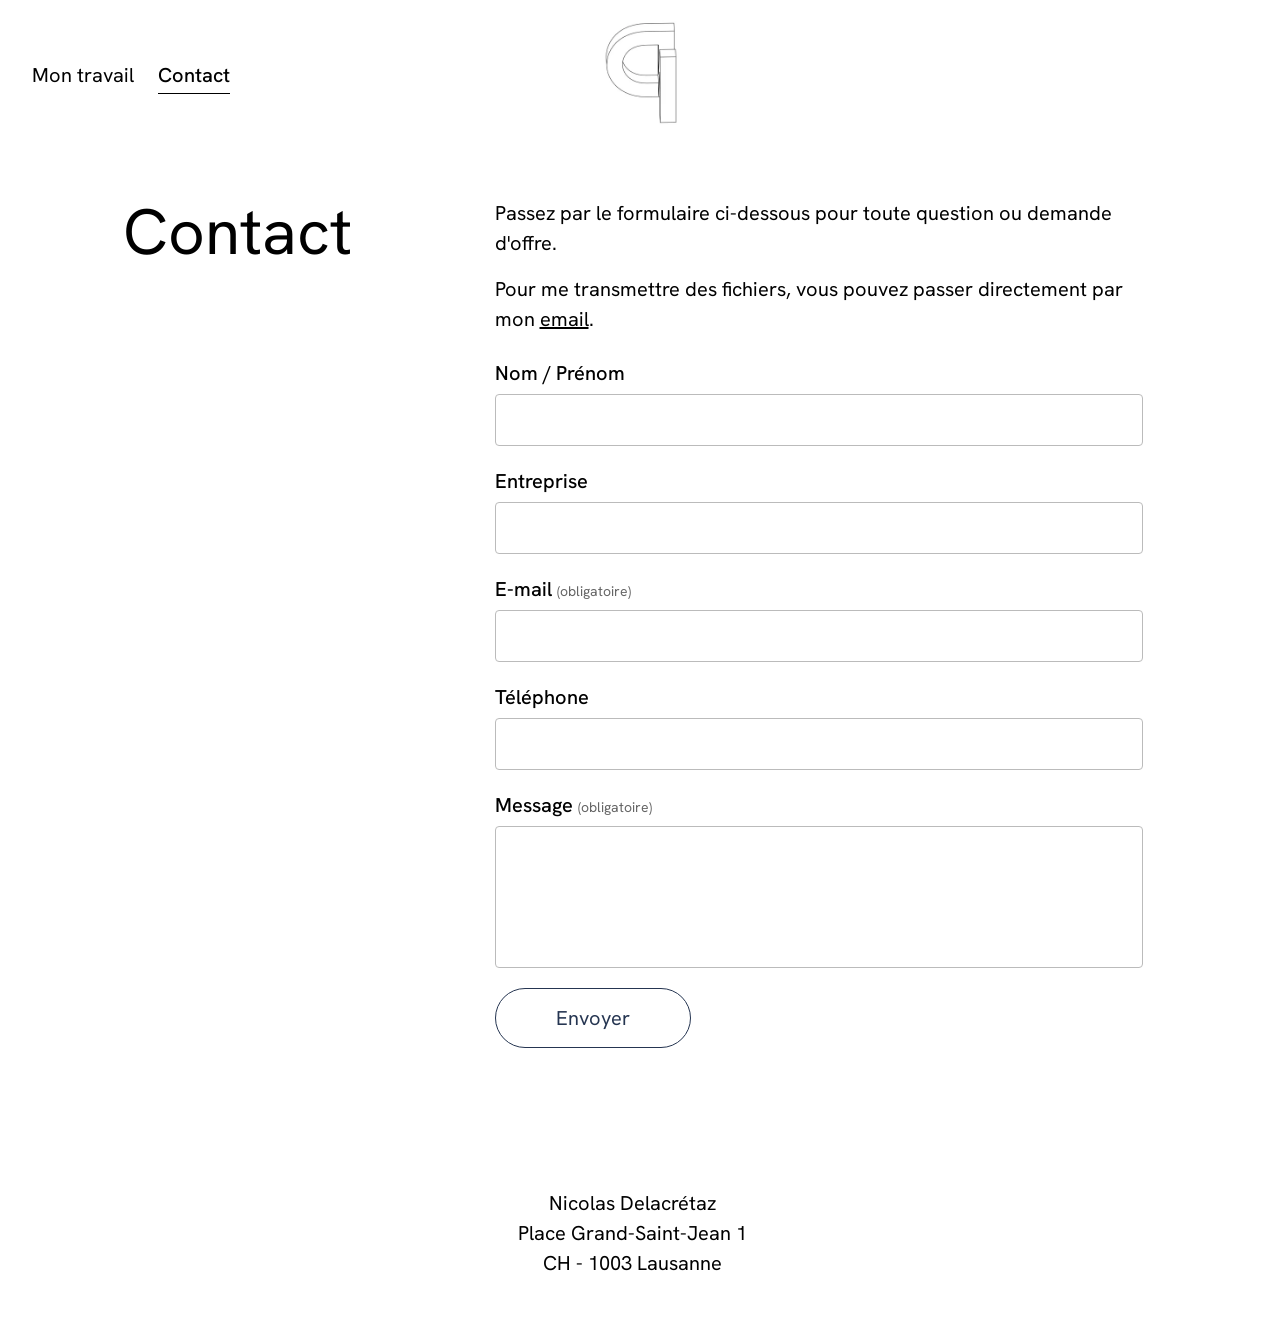
<file: contact.html>
<!doctype html>
<html lang="fr">
<head>
<meta charset="utf-8">
<meta name="viewport" content="width=device-width, initial-scale=1">
<title>Contact — Nicolas Delacrétaz</title>
<meta name="description" content="Contacter Nicolas Delacrétaz pour une question ou une demande d'offre.">
<meta property="og:type" content="website">
<meta property="og:title" content="Contact — Nicolas Delacrétaz">
<meta property="og:description" content="Contacter Nicolas Delacrétaz pour une question ou une demande d'offre.">
<meta property="og:url" content="https://nicodela.ch/contact.html">
<meta property="og:image" content="https://nicodela.ch/img/full/001-vue-exterieure.jpg">
<meta property="og:image:width" content="2500">
<meta property="og:image:height" content="1875">
<meta property="og:locale" content="fr_CH">
<meta name="twitter:card" content="summary_large_image">
<link rel="icon" href="assets/logo/favicon.png" type="image/png">
<link rel="stylesheet" href="assets/css/fonts.css">
<link rel="stylesheet" href="assets/css/site.css">
<!-- Réglages (tailles et durées) : généré par « build.py html », après site.css pour
     que ses valeurs l'emportent. -->
<link rel="stylesheet" href="assets/css/reglages.css">
</head>
<body>
<header class="site-header">
  <!-- Bloc de gauche : les deux liens, et sous eux la rangée des filtres. Tous deux ne font
       qu'une seule case de la grille à trois colonnes — celle de gauche —, si bien que la rangée
       des filtres se pose juste sous le trait du lien actif au lieu d'attendre le bas de la bande
       du logo. Ce qui pend sous les liens fait grandir l'en-tête ; les liens, eux, ne bougent pas
       (voir `.header-left`, feuille de style). Sur écran étroit, le bloc se dissout
       (`display: contents`) et les deux liens reprennent chacun un côté du logo. -->
  <div class="header-left">
    <nav class="site-nav" aria-label="Navigation principale">
      <a href="./" class="">Mon travail</a>
      <a href="contact.html" class="is-active">Contact</a>
      <!-- Trait du lien actif. Il vient après les deux liens : c'est une décoration, elle n'a
           rien à dire à un lecteur d'écran, et `nav.js` lui donne la position et la largeur du
           lien actif — au chargement, au redimensionnement et à chaque fois qu'il change. -->
      <span class="nav-bar" aria-hidden="true"></span>
      <!-- Sans JavaScript, le trait reste large de zéro : personne ne le dimensionne, et le lien
           actif ne serait plus signalé du tout sur ordinateur (sur écran étroit, le soulignement
           de texte est déjà de retour). On rend donc le soulignement d'origine et on retire le
           trait, qui n'a plus rien à dire. -->
      <noscript><style>.site-nav a.is-active { text-decoration: underline; text-underline-offset: 5px; } .nav-bar { display: none; }</style></noscript>
    </nav>
    <!-- Rangée des filtres, juste sous les deux liens : `build_html` ne la pose que sur
         l'accueil, seule page qui ait une galerie à filtrer, et laisse le marqueur vide ailleurs.
         Elle vient avec sa rangée de sous-étiquettes, repliée tant que « Image » n'est pas
         choisi. -->
    
  </div>
  <a href="./" class="site-logo" aria-label="Nicolas Delacrétaz, retour à l'accueil">
    <img class="logo-fallback" src="assets/logo/logo-poster.png" data-gif="assets/logo/logo.gif" width="124" height="124" alt="">
    <noscript><style>.logo-fallback[data-gif]{display:none}</style><img class="logo-fallback" src="assets/logo/logo.gif" width="124" height="124" alt=""></noscript>
    <canvas id="logo" width="180" height="180" aria-hidden="true" hidden></canvas>
  </a>
</header>

<main class="contact">
  <h1>Contact</h1>
  <div class="contact-body">
    <p>Passez par le formulaire ci-dessous pour toute question ou demande d'offre.</p>
    <p>Pour me transmettre des fichiers, vous pouvez passer directement par mon <a href="mailto:info@nicodela.com">email</a>.</p>

    <form class="contact-form" action="https://api.web3forms.com/submit" method="POST" data-key="b94933cb-7bd0-41ba-9986-ee2c4ccb145d">
  <input type="hidden" name="access_key" value="b94933cb-7bd0-41ba-9986-ee2c4ccb145d">
  <input type="hidden" name="subject" value="Contact nicodela.ch">
  <input type="hidden" name="redirect" value="https://nicodela.ch/merci.html">
  <input type="checkbox" name="botcheck" class="hp" tabindex="-1" autocomplete="off" aria-hidden="true">

  <!-- Seuls l'adresse et le message sont exigés : un visiteur qui écrit depuis son adresse
       professionnelle n'a rien d'autre à donner pour qu'on lui réponde. Les champs facultatifs ne
       portent donc aucune marque — c'est « (obligatoire) » qui signale l'exception. -->
  <!-- Un seul champ pour le nom, dans l'ordre où l'on se présente : « Nom / Prénom ». Deux
       champs pour la même chose obligeaient à choisir où écrire — et la moitié des visiteurs
       n'en remplissait qu'un. `autocomplete="name"` : le navigateur y verse le nom complet. -->
  <label>Nom / Prénom
    <input type="text" name="nom" autocomplete="name"></label>

  <label>Entreprise
    <input type="text" name="entreprise" autocomplete="organization"></label>

  <label>E-mail <span class="req">(obligatoire)</span>
    <input type="email" name="email" required autocomplete="email"></label>

  <label>Téléphone
    <input type="tel" name="telephone" autocomplete="tel"></label>

  <!-- Quatre lignes pour commencer : le champ grandit ensuite avec ce qu'on y écrit
       (`contact.js`), plutôt que de faire défiler un texte que l'on vient de taper. -->
  <label>Message <span class="req">(obligatoire)</span>
    <textarea name="message" rows="4" required></textarea></label>

  <button type="submit" class="btn btn-submit">Envoyer</button>
  <p class="form-error" hidden>L'envoi n'a pas abouti. Écrivez-moi directement à <a href="mailto:info@nicodela.com">info@nicodela.com</a>.</p>
</form>
<p class="form-success" hidden>Merci, votre message est envoyé. Je vous réponds rapidement.</p>

  </div>
</main>
<footer class="site-footer">
  <p>Nicolas Delacrétaz</p>
  <p>Place Grand-Saint-Jean 1</p>
  <p>CH - 1003 Lausanne</p>
</footer>

<!-- La barre du lien actif : posée avant les autres modules, pour qu'elle soit en place
     dès que « Contact » ouvre sa carte sur l'accueil. -->
<script type="module" src="assets/js/nav.js"></script>
<script type="module" src="assets/js/logo.js"></script>
<script type="module" src="assets/js/nav-float.js"></script>
<script type="module" src="assets/js/contact.js"></script>
</body>
</html>
</file>
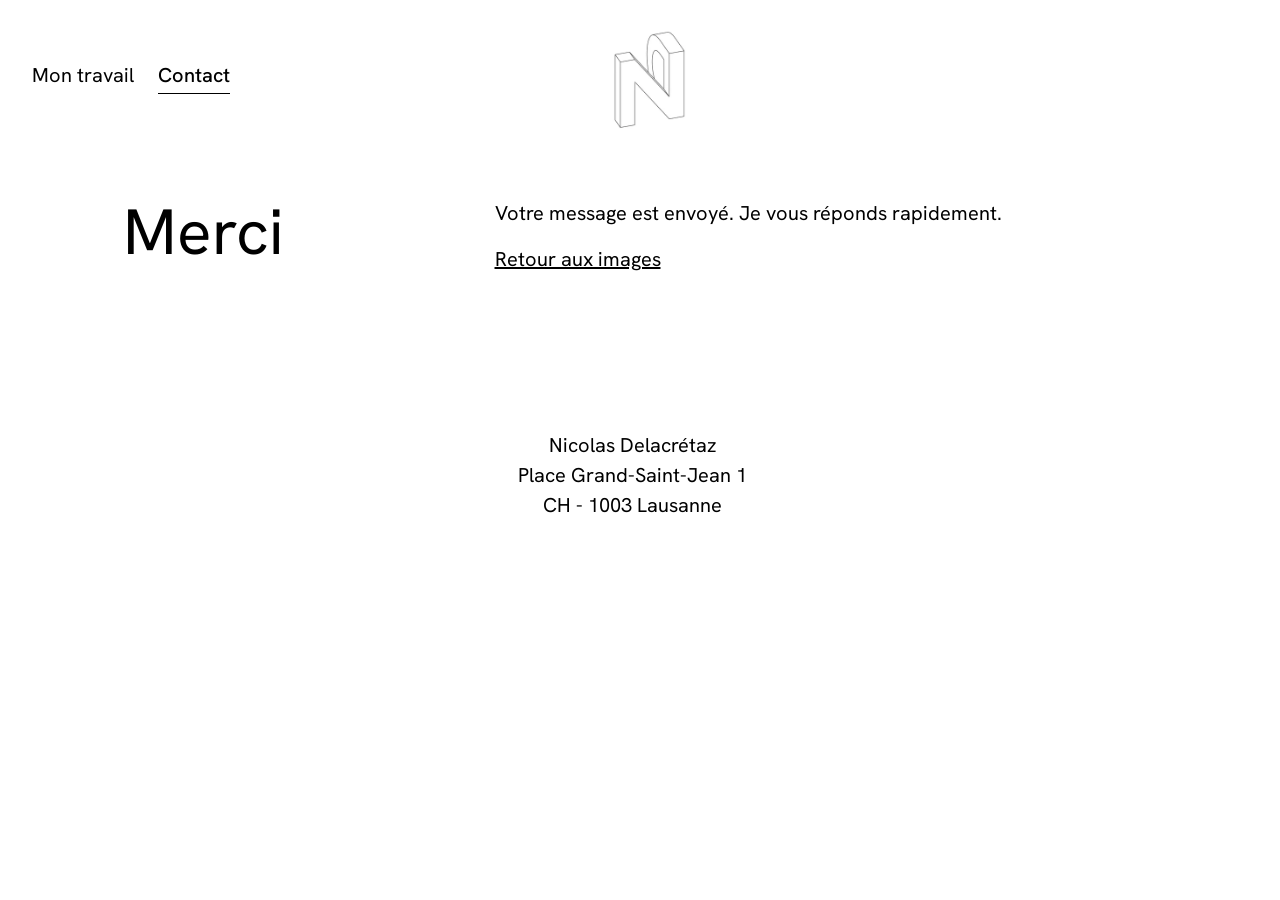
<file: merci.html>
<!doctype html>
<html lang="fr">
<head>
<meta charset="utf-8">
<meta name="viewport" content="width=device-width, initial-scale=1">
<title>Merci — Nicolas Delacrétaz</title>
<meta name="description" content="Votre message est bien parti. Nicolas Delacrétaz vous répond rapidement.">
<meta name="robots" content="noindex">
<meta property="og:type" content="website">
<meta property="og:title" content="Merci — Nicolas Delacrétaz">
<meta property="og:description" content="Votre message est bien parti. Nicolas Delacrétaz vous répond rapidement.">
<meta property="og:url" content="https://nicodela.ch/merci.html">
<meta property="og:image" content="https://nicodela.ch/img/full/001-vue-exterieure.jpg">
<meta property="og:image:width" content="2500">
<meta property="og:image:height" content="1875">
<meta property="og:locale" content="fr_CH">
<meta name="twitter:card" content="summary_large_image">
<link rel="icon" href="assets/logo/favicon.png" type="image/png">
<link rel="stylesheet" href="assets/css/fonts.css">
<link rel="stylesheet" href="assets/css/site.css">
<!-- Réglages (tailles et durées) : généré par « build.py html », après site.css pour
     que ses valeurs l'emportent. -->
<link rel="stylesheet" href="assets/css/reglages.css">
</head>
<body>
<header class="site-header">
  <!-- Bloc de gauche : les deux liens, et sous eux la rangée des filtres. Tous deux ne font
       qu'une seule case de la grille à trois colonnes — celle de gauche —, si bien que la rangée
       des filtres se pose juste sous le trait du lien actif au lieu d'attendre le bas de la bande
       du logo. Ce qui pend sous les liens fait grandir l'en-tête ; les liens, eux, ne bougent pas
       (voir `.header-left`, feuille de style). Sur écran étroit, le bloc se dissout
       (`display: contents`) et les deux liens reprennent chacun un côté du logo. -->
  <div class="header-left">
    <nav class="site-nav" aria-label="Navigation principale">
      <a href="./" class="">Mon travail</a>
      <a href="contact.html" class="is-active">Contact</a>
      <!-- Trait du lien actif. Il vient après les deux liens : c'est une décoration, elle n'a
           rien à dire à un lecteur d'écran, et `nav.js` lui donne la position et la largeur du
           lien actif — au chargement, au redimensionnement et à chaque fois qu'il change. -->
      <span class="nav-bar" aria-hidden="true"></span>
      <!-- Sans JavaScript, le trait reste large de zéro : personne ne le dimensionne, et le lien
           actif ne serait plus signalé du tout sur ordinateur (sur écran étroit, le soulignement
           de texte est déjà de retour). On rend donc le soulignement d'origine et on retire le
           trait, qui n'a plus rien à dire. -->
      <noscript><style>.site-nav a.is-active { text-decoration: underline; text-underline-offset: 5px; } .nav-bar { display: none; }</style></noscript>
    </nav>
    <!-- Rangée des filtres, juste sous les deux liens : `build_html` ne la pose que sur
         l'accueil, seule page qui ait une galerie à filtrer, et laisse le marqueur vide ailleurs.
         Elle vient avec sa rangée de sous-étiquettes, repliée tant que « Image » n'est pas
         choisi. -->
    
  </div>
  <a href="./" class="site-logo" aria-label="Nicolas Delacrétaz, retour à l'accueil">
    <img class="logo-fallback" src="assets/logo/logo-poster.png" data-gif="assets/logo/logo.gif" width="124" height="124" alt="">
    <noscript><style>.logo-fallback[data-gif]{display:none}</style><img class="logo-fallback" src="assets/logo/logo.gif" width="124" height="124" alt=""></noscript>
    <canvas id="logo" width="180" height="180" aria-hidden="true" hidden></canvas>
  </a>
</header>

<main class="contact">
  <h1>Merci</h1>
  <div class="contact-body">
    <p>Votre message est envoyé. Je vous réponds rapidement.</p>
    <p><a href="./">Retour aux images</a></p>
  </div>
</main>
<footer class="site-footer">
  <p>Nicolas Delacrétaz</p>
  <p>Place Grand-Saint-Jean 1</p>
  <p>CH - 1003 Lausanne</p>
</footer>

<!-- La barre du lien actif : posée avant les autres modules, pour qu'elle soit en place
     dès que « Contact » ouvre sa carte sur l'accueil. -->
<script type="module" src="assets/js/nav.js"></script>
<script type="module" src="assets/js/logo.js"></script>
<script type="module" src="assets/js/nav-float.js"></script>
</body>
</html>
</file>
<file: assets/css/fonts.css>
/* Hanken Grotesk, SIL Open Font License, auto-hébergée. Généré par build.py fonts. */
@font-face {
  font-family: 'Hanken Grotesk';
  font-style: normal;
  font-weight: 400 500;
  font-display: swap;
  src: url(../fonts/hanken-grotesk-latin-ext.woff2) format('woff2');
  unicode-range: U+0100-02BA, U+02BD-02C5, U+02C7-02CC, U+02CE-02D7, U+02DD-02FF, U+0304, U+0308, U+0329, U+1D00-1DBF, U+1E00-1E9F, U+1EF2-1EFF, U+2020, U+20A0-20AB, U+20AD-20C0, U+2113, U+2C60-2C7F, U+A720-A7FF;
}

@font-face {
  font-family: 'Hanken Grotesk';
  font-style: normal;
  font-weight: 400 500;
  font-display: swap;
  src: url(../fonts/hanken-grotesk-latin.woff2) format('woff2');
  unicode-range: U+0000-00FF, U+0131, U+0152-0153, U+02BB-02BC, U+02C6, U+02DA, U+02DC, U+0304, U+0308, U+0329, U+2000-206F, U+20AC, U+2122, U+2191, U+2193, U+2212, U+2215, U+FEFF, U+FFFD;
}
</file>
<file: assets/css/site.css>
:root{--ink: #000000;--paper: #ffffff;--accent: #253551;--zoom-ease: cubic-bezier(.22, .61, .36, 1);--fade-duration: .2s;--entrance-duration: .6s;--pulse-ms: .18s}*,*:before,*:after{box-sizing:border-box}html{scrollbar-gutter:stable;-webkit-text-size-adjust:100%}body{margin:0;background:var(--paper);color:var(--ink);font:400 var(--font-size, 16px)/1.5 "Hanken Grotesk",system-ui,sans-serif}a{color:inherit;text-decoration:none}a:hover{text-decoration:underline}a:focus-visible,button:focus-visible{outline:2px solid var(--accent);outline-offset:2px}.site-header{position:relative;z-index:15;display:grid;grid-template-columns:1fr auto 1fr;grid-template-rows:minmax(var(--header-h, 150px),auto);align-items:center;padding:0 16px 0 32px;gap:12px 16px;transition:opacity var(--dim-duration, .3s)}html.is-image-zoom .site-header{opacity:0;pointer-events:none}html.is-image-zoom .site-header:focus-within{opacity:1}.header-left{grid-column:1;grid-row:1;align-self:start;padding-top:max(0px,calc((var(--header-h, 150px) - 1.5em) / 2));display:flex;flex-direction:column;align-items:flex-start;min-width:0}.site-nav{position:relative;display:flex;gap:24px}.site-logo{grid-column:2;grid-row:1}.site-nav a{font-weight:400;white-space:nowrap;display:inline-block;transform-origin:left center;transition:transform .15s}.site-nav a:hover{text-decoration:none;transform:scale(1.05)}.site-nav a.is-active{font-weight:500}.nav-bar{position:absolute;top:calc(100% + 3px);left:0;width:0;height:1px;background:currentColor;pointer-events:none;transition:left .3s var(--zoom-ease),width .3s var(--zoom-ease)}@keyframes nav-bar-pulse{50%{transform:scaleX(1.25)}}@keyframes nav-link-pulse{50%{transform:scale(1.06)}}.nav-bar.is-pulse{transform-origin:center;animation:nav-bar-pulse var(--pulse-ms, .18s) var(--zoom-ease)}.site-nav a.is-pulse{animation:nav-link-pulse var(--pulse-ms, .18s) var(--zoom-ease)}.site-filters{position:relative;max-width:100%;margin-top:12px;display:flex;flex-wrap:nowrap;align-items:center;gap:20px;padding-bottom:8px;font-size:14px;overflow-x:auto;scrollbar-width:thin;transition:transform .25s var(--zoom-ease),opacity .25s,visibility .25s}.site-filter{flex:0 0 auto;padding:0;border:0;background:none;color:inherit;font:inherit;font-weight:400;line-height:1.5;white-space:nowrap;cursor:pointer;transform-origin:left center;transition:transform .15s}.site-filter:hover{transform:scale(1.05)}.site-filter.is-active{font-weight:500}.filters-bar{position:absolute;top:calc(100% - 5px);left:0;width:0;height:1px;background:currentColor;pointer-events:none;transition:left .3s var(--zoom-ease),width .3s var(--zoom-ease)}.site-filters.is-away{transform:translate(-24px);opacity:0;visibility:hidden}.site-filters.is-entrant{transform:translate(24px);opacity:0;transition:none}.site-subfilters{max-width:100%;max-height:0;overflow:hidden;visibility:hidden;transition:max-height .25s var(--zoom-ease),transform .25s var(--zoom-ease),opacity .25s,visibility .25s}.site-subfilters.is-shown{max-height:48px;visibility:visible}.subfilters-row{position:relative;display:flex;flex-wrap:nowrap;align-items:center;gap:20px;padding:4px 0 8px;font-size:14px;overflow-x:auto;scrollbar-width:thin;transform:translate(-24px);opacity:0;transition:transform .25s var(--zoom-ease),opacity .25s}.site-subfilters.is-shown .subfilters-row{transform:none;opacity:1}.subfilters-bar{position:absolute;top:calc(100% - 5px);left:0;width:0;height:1px;background:currentColor;pointer-events:none;transition:left .3s var(--zoom-ease),width .3s var(--zoom-ease)}.site-subfilters.is-away{transform:translate(-24px);opacity:0;visibility:hidden}.site-subfilters.is-entrant{transform:translate(24px);opacity:0;transition:none}.site-logo{display:block;line-height:0;justify-self:center}.site-logo:hover{text-decoration:none}.site-header a,.site-header button,.site-logo,#logo,.site-nav a,.tile-front,.zoom-arrow,.zoom-close,.nav-float-btn{-webkit-tap-highlight-color:transparent;touch-action:manipulation}.site-logo:active,.site-logo:focus{background:transparent}.site-logo:focus:not(:focus-visible){outline:none}#logo{width:var(--logo-size, 124px);height:var(--logo-size, 124px);display:block}#logo{touch-action:none}.logo-fallback{display:block;width:var(--logo-size, 124px);height:var(--logo-size, 124px)}#logo[hidden],.logo-fallback[hidden]{display:none}.btn{display:inline-block;padding:14px 60px;border:1px solid var(--accent);border-radius:300px;color:var(--accent);background:transparent;font:inherit;text-align:center;cursor:pointer;transition:background-color .15s,color .15s}.btn:hover{background:var(--accent);color:var(--paper);text-decoration:none}@media(max-width:639px){.site-header{gap:0 8px;padding:0 16px 18px}.header-left,.site-nav{display:contents}.site-nav a:first-of-type{grid-column:1;grid-row:1;justify-self:start;align-self:end}.site-nav a:last-of-type{grid-column:3;grid-row:1;justify-self:end;align-self:end;transform-origin:right center}.site-filters{grid-column:1 / -1;margin-top:8px}.site-subfilters{grid-column:1 / -1}.site-nav a.is-active{text-decoration:underline;text-underline-offset:5px;text-decoration-thickness:1px}.nav-bar{display:none}.btn{padding:12px 24px}}.nav-float{position:fixed;top:0;left:0;z-index:30;width:0;height:0;transition:opacity var(--dim-duration, .3s)}html.is-image-zoom .nav-float{opacity:0;pointer-events:none}.nav-float-btn{position:fixed;top:16px;left:16px;width:40px;height:40px;padding:0;border:1px solid rgba(0,0,0,.15);border-radius:50%;background:#ffffffb3;-webkit-backdrop-filter:blur(6px);backdrop-filter:blur(6px);color:var(--ink);font:inherit;cursor:pointer;visibility:hidden;transition:transform .4s var(--zoom-ease),background-color .4s var(--zoom-ease),border-color .4s var(--zoom-ease),-webkit-backdrop-filter .4s var(--zoom-ease),backdrop-filter .4s var(--zoom-ease)}.nav-float-btn--contact{left:64px}.nav-float.is-floating .nav-float-btn{visibility:visible}.nav-float.is-leaving .nav-float-btn{pointer-events:none}.nav-float-btn.is-bare{background-color:transparent;border-color:transparent;-webkit-backdrop-filter:blur(0);backdrop-filter:blur(0)}.nav-float-btn:hover{background-color:#ffffffe6}.nav-float-label{position:absolute;left:50%;top:50%;white-space:nowrap;pointer-events:none;opacity:0;transform:translate(-50%,-50%);transition:opacity .2s,transform .4s var(--zoom-ease)}.nav-float-icon{position:absolute;left:50%;top:50%;width:20px;height:20px;margin:-10px 0 0 -10px;fill:none;stroke:currentColor;stroke-width:1.25;stroke-linecap:round;stroke-linejoin:round;pointer-events:none;transition:opacity .2s}html.nav-floating .site-nav a{opacity:0}main{padding:8px 40px 60px}main.gallery{padding:0 0 60px}.grid{margin:0;padding:0;max-width:none}.grid:not(.is-masonry){display:grid;grid-template-columns:repeat(2,1fr);gap:0}@media(min-width:2160px){.grid:not(.is-masonry){grid-template-columns:repeat(3,1fr)}}@media(max-width:639px){.grid:not(.is-masonry){grid-template-columns:1fr}main{padding:8px 20px 40px}}.grid.is-masonry{display:flex;align-items:flex-start;gap:0}.col{flex:1 1 0;min-width:0;display:flex;flex-direction:column;gap:0}.cell{margin:0;transition:opacity var(--dim-duration, .3s)}.cell.is-filtering-out,.cell.is-filtering-in{opacity:0}.cell.is-filtered-out{display:none}.grid.is-entering .cell{opacity:0;transform:translateY(24px);transition:opacity var(--entrance-duration) var(--zoom-ease),transform var(--entrance-duration) var(--zoom-ease)}.grid.is-entering.is-entered .cell{opacity:1;transform:none}.tile{display:block;position:relative;width:100%;color:inherit;transition:visibility var(--dim-duration, .3s)}.tile-front{position:relative;aspect-ratio:var(--ar, 4 / 3);overflow:hidden;display:block;width:100%;padding:0;border:0;background:none;color:inherit;font:inherit;cursor:pointer}@media(hover:hover)and (pointer:fine){.cell:hover .tile:not(.is-fixed) .tile-front picture,.cell:hover .tile:not(.is-fixed) .tile-front canvas,.cell:hover .tile:not(.is-fixed) .tile-front .tile-3d,.cell:hover .tile:not(.is-fixed) .tile-front video{transform:scale(var(--hover-scale, 1.015))}}.grid.is-pulse .tile-front picture,.grid.is-pulse .tile-front canvas,.grid.is-pulse .tile-front .tile-3d,.grid.is-pulse .tile-front video{transform:scale(var(--hover-scale, 1.015))}.tile.is-fixed .tile-front{backface-visibility:hidden}.tile picture,.tile img,.tile video{display:block;width:100%;height:auto}.tile-front picture{position:absolute;inset:-1px;width:auto;height:auto;transform-origin:center;transition:transform var(--hover-ms, .3s) var(--zoom-ease)}.tile-front img{width:100%;height:100%;object-fit:cover}.tile-front video{position:absolute;inset:-1px;width:calc(100% + 2px);height:calc(100% + 2px);object-fit:cover;transform-origin:center;transition:transform var(--hover-ms, .3s) var(--zoom-ease)}.tile-front canvas{position:absolute;inset:-1px;width:calc(100% + 2px);height:calc(100% + 2px);display:block;transform-origin:center;touch-action:pan-y;user-select:none;-webkit-user-select:none;opacity:0;transition:opacity var(--thumb-fade, .5s) ease-out,transform var(--hover-ms, .3s) var(--zoom-ease)}.tile-front canvas.is-ready{opacity:1}.tile-front .tile-3d{position:absolute;inset:-1px;width:calc(100% + 2px);height:calc(100% + 2px);display:block;transform-origin:center;touch-action:pan-y;user-select:none;-webkit-user-select:none;opacity:0;transition:opacity var(--thumb-fade, .5s) ease-out,transform var(--hover-ms, .3s) var(--zoom-ease)}.tile-front .tile-3d.is-ready{opacity:1}.tile-front canvas.tile-pano{cursor:grab}.tile-front canvas.tile-pano.is-dragging{cursor:grabbing}.pano-badge{position:absolute;right:8px;bottom:8px;display:flex;padding:4px;border-radius:999px;background:#0006;color:var(--paper);line-height:0;opacity:.85;pointer-events:none;transition:opacity var(--dim-duration, .3s)}.pano-badge svg{display:block}.pano-badge text{font-family:Hanken Grotesk,system-ui,sans-serif;font-weight:500}.tile.is-fixed .pano-badge{opacity:0}.tile-front img,.tile-front video{opacity:0;transition:opacity var(--thumb-fade, .5s) ease-out}.tile-front img.is-loaded,.tile-front video.is-loaded{opacity:1}.tile .tile-hd{backface-visibility:hidden}.tile-front:focus-visible{outline:2px solid var(--accent);outline-offset:2px}.tile .tile-hd{position:absolute;inset:0;width:100%;height:100%;object-fit:cover;opacity:0;transition:opacity var(--hd-fade, .15s);pointer-events:none}.tile .tile-hd.is-ready{opacity:1}.tile.is-fixed .tile-hd{object-fit:contain}.grid.is-zoomed .cell:not(.is-open){opacity:0;pointer-events:none}.grid.is-zoomed .cell:not(.is-open) .tile{visibility:hidden}.tile.is-fixed{position:fixed;z-index:20;cursor:pointer;transform-style:preserve-3d;will-change:transform;transition:transform var(--zoom-duration, .65s) var(--zoom-ease),opacity var(--dim-duration, .3s)}.tile.is-fixed .tile-front{height:100%;aspect-ratio:auto}.tile.is-fixed .tile-front picture,.tile.is-fixed .tile-front video{inset:0;transform:none}.tile.is-fixed .tile-front canvas{inset:0;transform:none;width:100%;height:100%;touch-action:none}.tile.is-fixed .tile-front .tile-3d{inset:0;transform:none;width:100%;height:100%;touch-action:none}.tile.is-fixed picture,.tile.is-fixed img,.tile.is-fixed video{width:100%;height:100%;object-fit:contain}.tile.is-fixed video{width:100%;height:100%}.tile.is-fading{opacity:0}.tile.is-fixed.is-morphing{transition:left var(--dim-duration, .3s) var(--zoom-ease),top var(--dim-duration, .3s) var(--zoom-ease),width var(--dim-duration, .3s) var(--zoom-ease),height var(--dim-duration, .3s) var(--zoom-ease),transform var(--zoom-duration, .65s) var(--zoom-ease),opacity var(--dim-duration, .3s)}.tile.is-fixed.is-morphing picture,.tile.is-fixed.is-morphing img,.tile.is-fixed.is-morphing video,.tile.is-fixed.is-morphing .tile-hd{object-fit:cover}.tile.is-fixed.is-boxing{transition:left var(--zoom-duration, .65s) var(--zoom-ease),top var(--zoom-duration, .65s) var(--zoom-ease),width var(--zoom-duration, .65s) var(--zoom-ease),height var(--zoom-duration, .65s) var(--zoom-ease),opacity var(--dim-duration, .3s)}.zoom-close{position:absolute;top:12px;right:12px;z-index:2;width:36px;height:36px;padding:0;border:0;border-radius:999px;background:none;color:var(--ink);cursor:pointer;opacity:0;transition:opacity var(--meta-duration, .5s) var(--zoom-ease),transform .15s}html[data-os=mac] .zoom-close{left:12px;right:auto}.zoom-close.is-in{opacity:1}.zoom-close:before,.zoom-close:after{content:"";position:absolute;top:50%;left:50%;width:18px;height:1px;background:currentColor}.zoom-close:before{transform:translate(-50%,-50%) rotate(45deg)}.zoom-close:after{transform:translate(-50%,-50%) rotate(-45deg)}.zoom-close:hover{transform:scale(1.12)}.zoom-close--pano{background:#0006;color:var(--paper)}.tile-back .zoom-close{top:16px;right:16px}html[data-os=mac] .tile-back .zoom-close{left:16px;right:auto}.tile-back h2{padding-right:48px}html[data-os=mac] .tile-back h2{padding-right:0;padding-left:48px;text-align:right}.zoom-backdrop{position:fixed;inset:0;z-index:10;cursor:pointer;background:transparent}html.zoom-lock{overflow:hidden}.tile.is-fixed.is-veille{overflow:hidden;transition:left var(--zoom-duration, .65s) var(--zoom-ease),top var(--zoom-duration, .65s) var(--zoom-ease),width var(--zoom-duration, .65s) var(--zoom-ease),height var(--zoom-duration, .65s) var(--zoom-ease),opacity var(--dim-duration, .3s)}.tile.is-fixed.is-veille .tile-front picture,.tile.is-fixed.is-veille .tile-hd{inset:0;width:100%;height:100%;transform-origin:center}.tile.is-fixed.is-veille picture,.tile.is-fixed.is-veille img,.tile.is-fixed.is-veille .tile-hd{object-fit:cover;object-position:center}.veille{position:fixed;inset:0;z-index:25;overflow:hidden;background:transparent;opacity:0;transition:opacity .3s ease-out}.veille.is-in{opacity:1}.veille.is-out{opacity:0;transition-duration:.6s;pointer-events:none}.veille-image{position:absolute;inset:0;width:100%;height:100%;object-fit:cover;opacity:0;transition:opacity 1.2s linear;will-change:transform,opacity}.veille-image.is-top{z-index:1}.veille-image.is-on{opacity:1}@keyframes veille-motion{0%{transform:var(--veille-from, none)}to{transform:var(--veille-to, none)}}.veille-image.is-moving{animation:veille-motion 8.2s linear both}.zoom-meta{position:fixed;z-index:20;display:grid;grid-template-columns:minmax(0,1fr) auto minmax(0,1fr);align-items:center;gap:16px;pointer-events:none;transition:opacity var(--dim-duration, .3s)}.zoom-meta.is-out{opacity:0}.zoom-caption{margin:0;min-width:0;font-size:var(--font-size, 16px);font-weight:400;color:var(--ink);text-align:left;overflow:hidden;white-space:nowrap;text-overflow:ellipsis}.zoom-logo{justify-self:end;height:40px;width:auto;object-fit:contain}.zoom-logo[hidden]{display:none}.zoom-caption,.zoom-logo{opacity:0;transition:opacity var(--meta-duration, .5s) var(--zoom-ease),transform var(--meta-duration, .5s) var(--zoom-ease)}.zoom-caption{transform:translate(-24px)}.zoom-logo{transform:translate(24px)}.zoom-meta.is-in .zoom-caption,.zoom-meta.is-in .zoom-logo{opacity:1;transform:none}.zoom-meta.is-swap .zoom-caption,.zoom-meta.is-swap .zoom-logo{transform:none;transition:opacity var(--fade-duration)}.zoom-meta.is-in.is-stepping .zoom-caption,.zoom-meta.is-in.is-stepping .zoom-logo{opacity:0;transform:none;transition:opacity var(--fade-duration)}.zoom-arrows{display:flex;align-items:center;justify-content:center;gap:16px}.zoom-arrow{position:relative;width:36px;height:36px;padding:0;border:0;background:none;color:var(--ink);cursor:pointer;opacity:.55;pointer-events:auto;transition:opacity .15s,transform .15s}.zoom-arrow:hover{opacity:1;transform:scale(1.12)}.zoom-arrow:before{content:"";position:absolute;top:50%;left:50%;width:12px;height:12px;border-left:1px solid currentColor;border-bottom:1px solid currentColor}.zoom-arrow--prev:before{transform:translate(-40%,-50%) rotate(45deg)}.zoom-arrow--next:before{transform:translate(-60%,-50%) rotate(-135deg)}@media(prefers-reduced-motion:reduce){:root:root{--zoom-duration: 0ms;--flip-duration: 0ms;--dim-duration: 0ms;--fade-duration: 0ms;--relayout-duration: 0ms;--entrance-duration: 0ms;--hover-ms: 0ms;--hd-fade: 0ms;--thumb-fade: 0ms;--pulse-ms: 0ms}.site-nav a.is-pulse,.nav-bar.is-pulse{animation:none}.tile.is-fixed.is-flipped.is-pulsing.is-pulse{transform:perspective(1400px) rotateY(180deg)}.tile .tile-hd{transition-duration:0ms}.tile-front img,.tile-front video{transition-duration:0ms}.tile-front picture,.tile-front video{transition-duration:0ms}.tile-front canvas,.tile-front .tile-3d{transition-duration:0ms}.tile,.nav-float,.nav-float-btn,.nav-float-label,.nav-float-icon,.site-nav a{transition-duration:0ms}.site-nav a:hover{transform:none}.nav-bar,.site-filter{transition-duration:0ms}.site-filter:hover{transform:none}.filters-bar,.site-filters{transition-duration:0ms}.site-filters.is-away,.site-filters.is-entrant{transform:none}.site-subfilters,.subfilters-row,.subfilters-bar{transition-duration:0ms}.subfilters-row,.site-subfilters.is-away,.site-subfilters.is-entrant{transform:none}.zoom-meta .zoom-caption,.zoom-meta .zoom-logo{transform:none;transition:opacity var(--meta-duration, .5s)}.zoom-arrow{transition-duration:0ms}.zoom-arrow:hover{transform:none}.zoom-close{transition-duration:0ms}.zoom-close:hover{transform:none}}.tile.is-flipped{transform:perspective(1400px) rotateY(180deg)}.tile.is-fixed.is-flipped{transition:transform var(--flip-duration, .9s) var(--zoom-ease),opacity var(--fade-duration)}.tile.is-fixed.is-flipped.is-pulsing{transition:transform var(--pulse-ms, .18s) var(--zoom-ease),opacity var(--fade-duration)}.tile.is-fixed.is-flipped.is-pulsing.is-pulse{transform:perspective(1400px) rotateY(180deg) scale(1.015)}.tile.is-fixed.is-flipped.is-turning{transform:perspective(1400px) rotateY(540deg);transition:transform var(--flip-duration, .9s) var(--zoom-ease),opacity var(--fade-duration)}.tile-back{position:absolute;left:50%;top:50%;transform:translate(-50%,-50%) rotateY(180deg);width:min(560px,92vw);height:auto;min-height:min(640px,88vh);max-height:88vh;backface-visibility:hidden;background:var(--paper);overflow:auto;padding:24px;box-shadow:0 10px 40px #00000026;text-align:left;cursor:auto}.tile-back[data-sent]{display:flex;flex-direction:column}.tile-sent{flex:1;display:flex;flex-direction:column;align-items:center;justify-content:center;gap:8px;text-align:center}.tile-sent p{margin:0;font-size:20px}.tile-sent:focus{outline:none}.tile-back h2{margin:0;font-size:22px;font-weight:500}.tile-back .contact-form{margin-top:12px;gap:8px}.tile-back .contact-form label{line-height:1.25}.tile-back .contact-form input,.tile-back .contact-form textarea{margin-top:4px;padding:6px 10px}.tile-back .btn-submit{padding:8px 32px}.tile-back .form-success{font-size:var(--font-size, 16px);margin-top:12px}.contact{max-width:1100px;margin:40px auto 0;display:grid;grid-template-columns:1fr 2fr;gap:48px}.contact h1{margin:0;font-size:clamp(40px,6vw,64px);font-weight:400;line-height:1.05}.contact-body p{margin:0 0 16px}.contact-body a{text-decoration:underline}@media(max-width:639px){.contact{grid-template-columns:1fr;gap:24px;margin-top:16px}}.contact-form{margin-top:24px;display:grid;gap:20px}.contact-form label{display:block;font-weight:500}.contact-form .req{font-weight:400;opacity:.6;font-size:14px}.contact-form input[type=text],.contact-form input[type=email],.contact-form input[type=tel],.contact-form textarea{display:block;width:100%;margin-top:6px;padding:10px 12px;border:1px solid #bbb;border-radius:4px;font:inherit;color:inherit;background:var(--paper);transition:box-shadow .15s,border-color .15s}.contact-form textarea{resize:none;overflow:hidden}.contact-form input:focus,.contact-form textarea:focus{outline:none;border-color:#555;box-shadow:0 0 0 4px #0000000f,0 2px 12px #0000001f}.hp{position:absolute;left:-9999px;width:1px;height:1px;opacity:0}.btn-submit{justify-self:start}.btn-submit:disabled,.contact-form.is-busy .btn-submit{opacity:.5;cursor:progress}.form-error{color:#9b1c1c;margin:0}.form-success{font-size:20px;margin-top:24px}.site-footer{text-align:center;padding:80px 20px 40px}.site-footer p{margin:0}
</file>
<file: assets/css/reglages.css>
/* Fichier généré par « build.py html ». Ne pas modifier à la main : les valeurs
   viennent de content/reglages.json (page http://localhost:8765/reglages). */
:root {
  --logo-size: 118px;
  --header-h: 150px;
  --font-size: 20px;
  --zoom-duration: 650ms;
  --flip-duration: 900ms;
  --relayout-duration: 700ms;
  --dim-duration: 300ms;
  --hd-fade: 150ms;
  --thumb-fade: 500ms;
  --hover-ms: 300ms;
  --hover-scale: 1.1;
  --meta-duration: 500ms;
}
</file>
